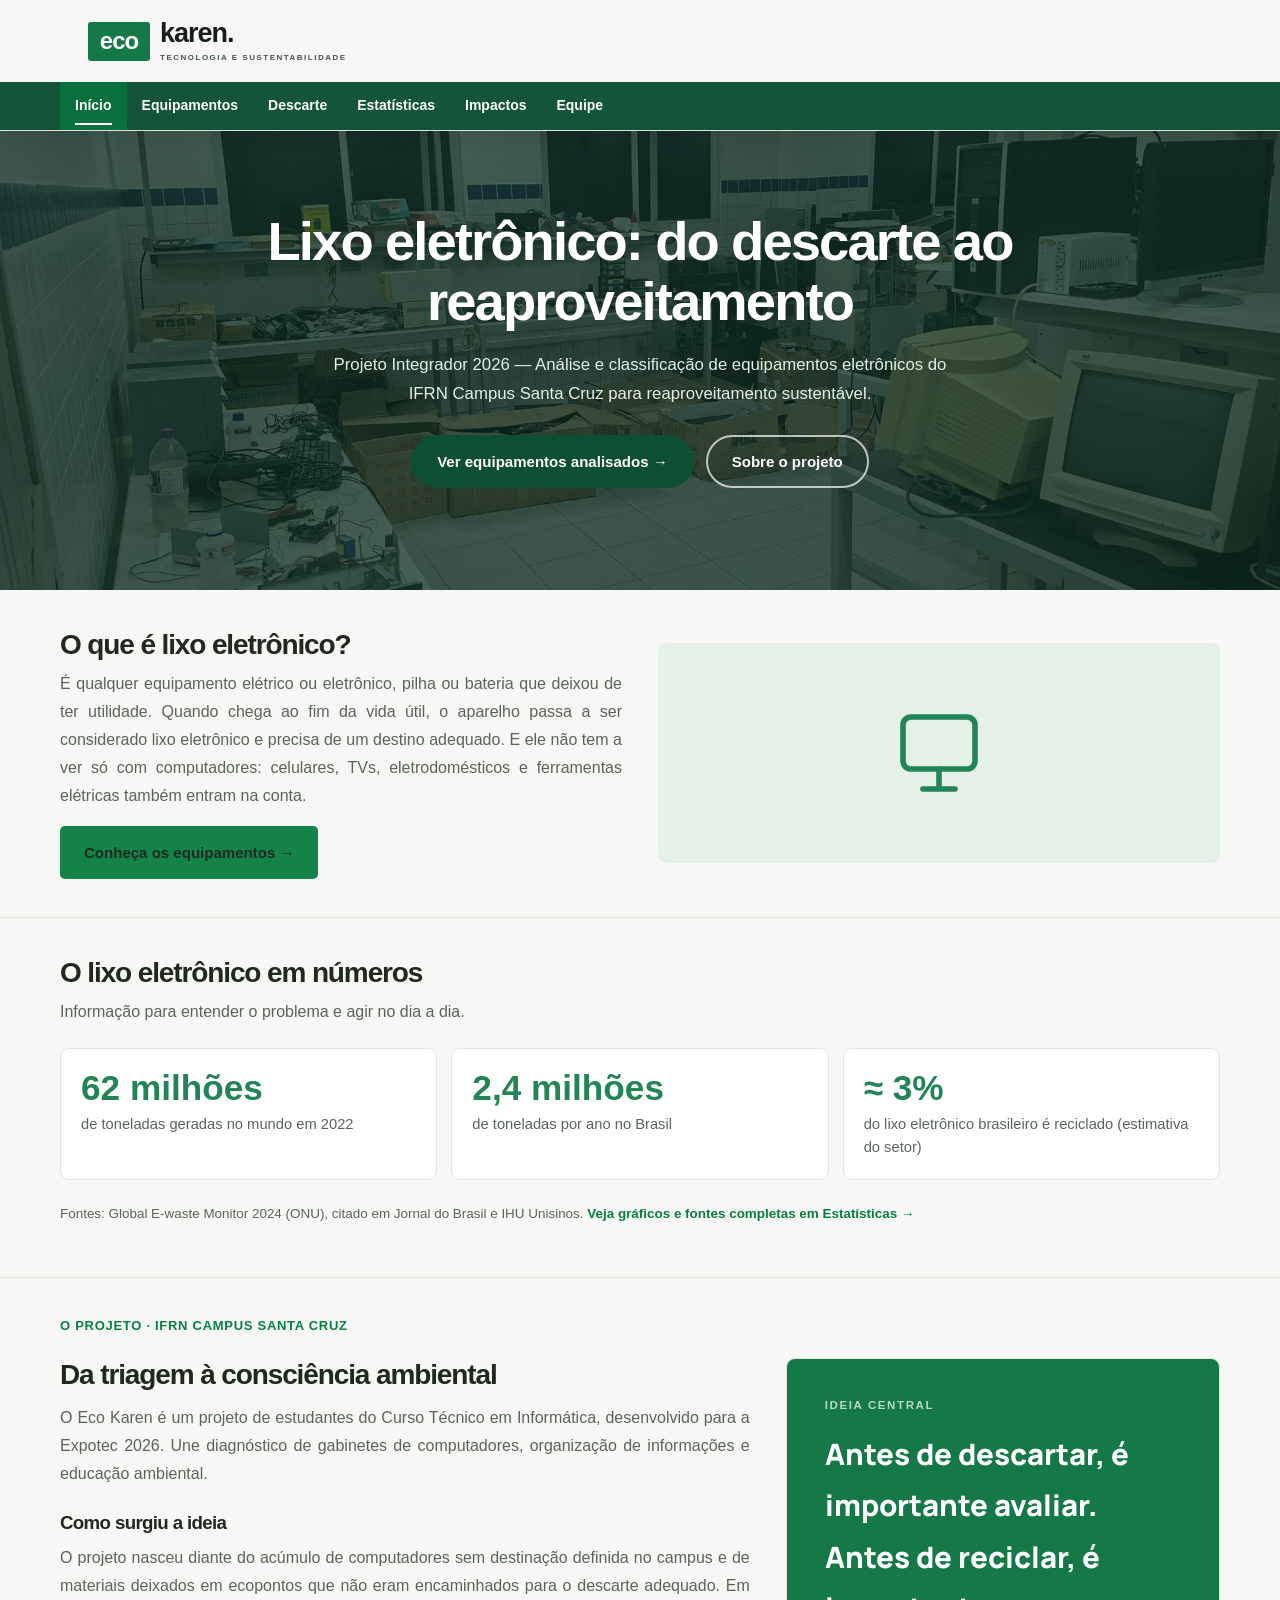
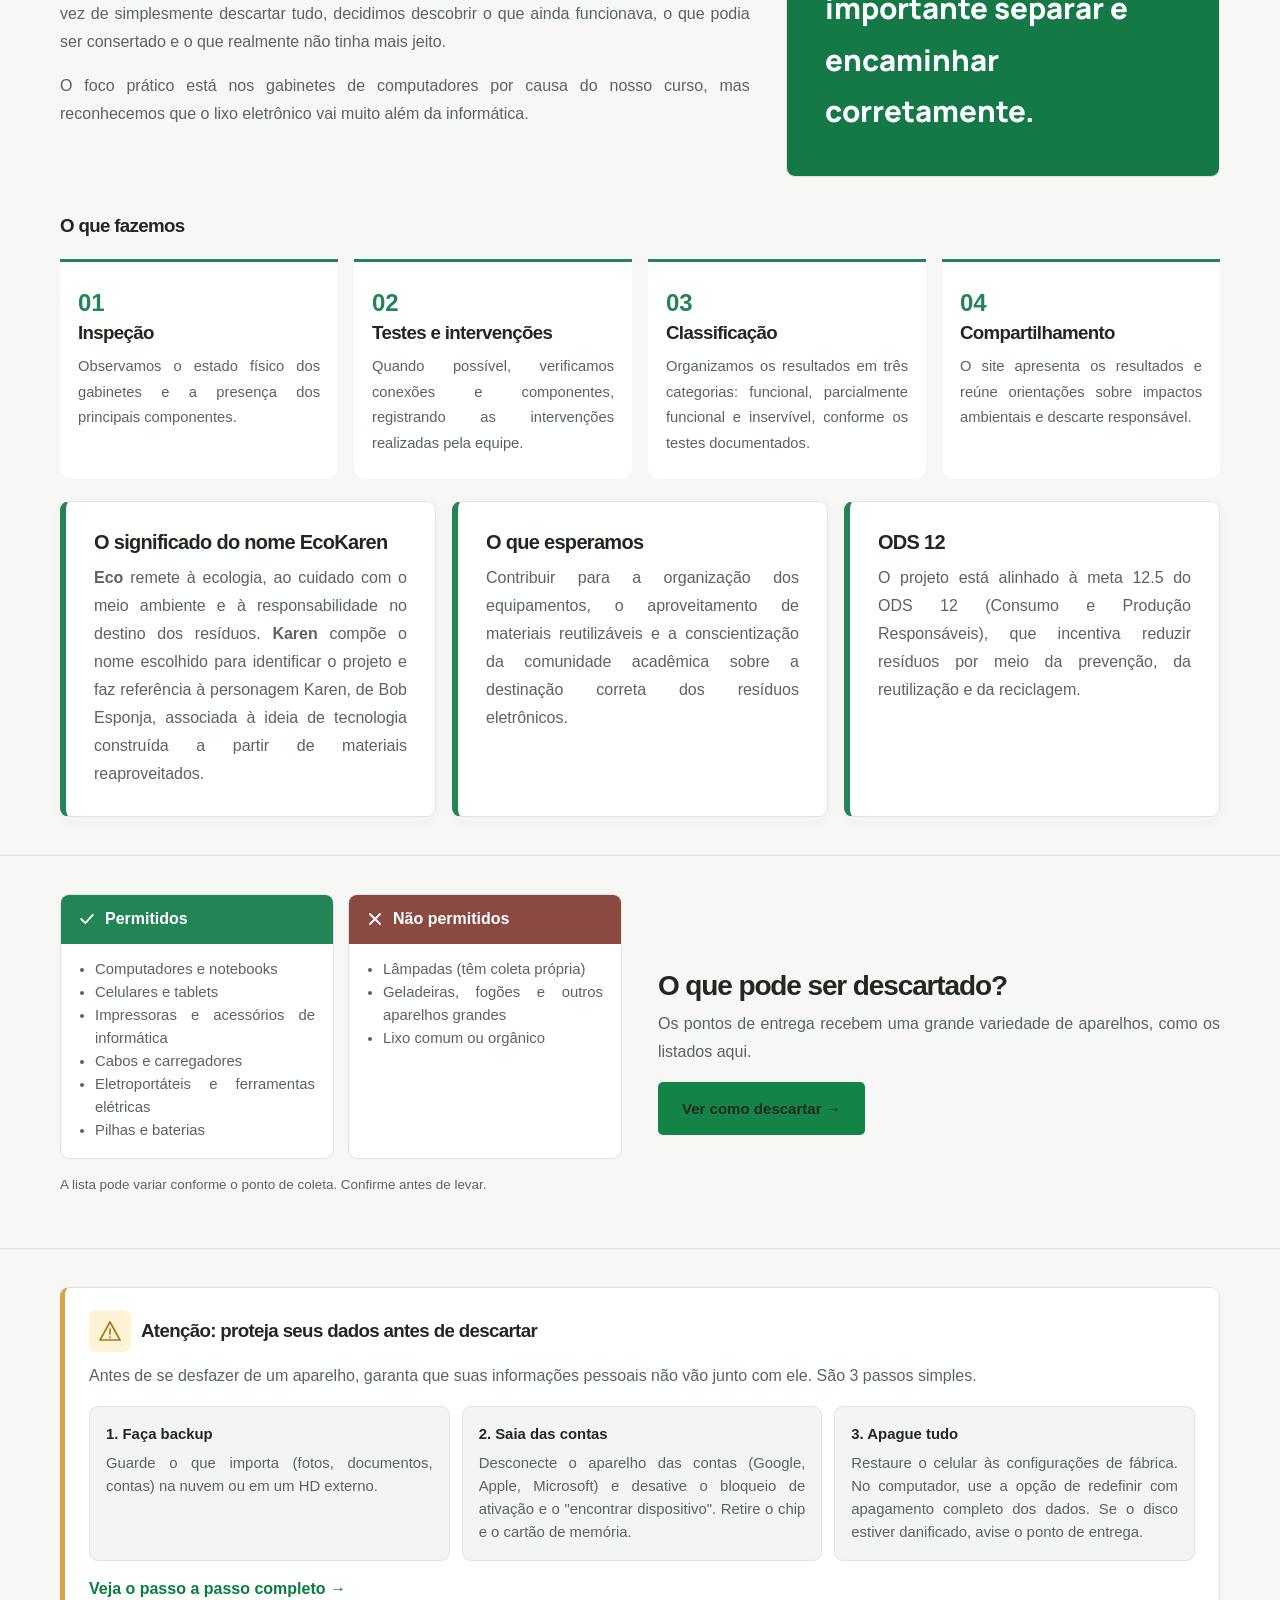
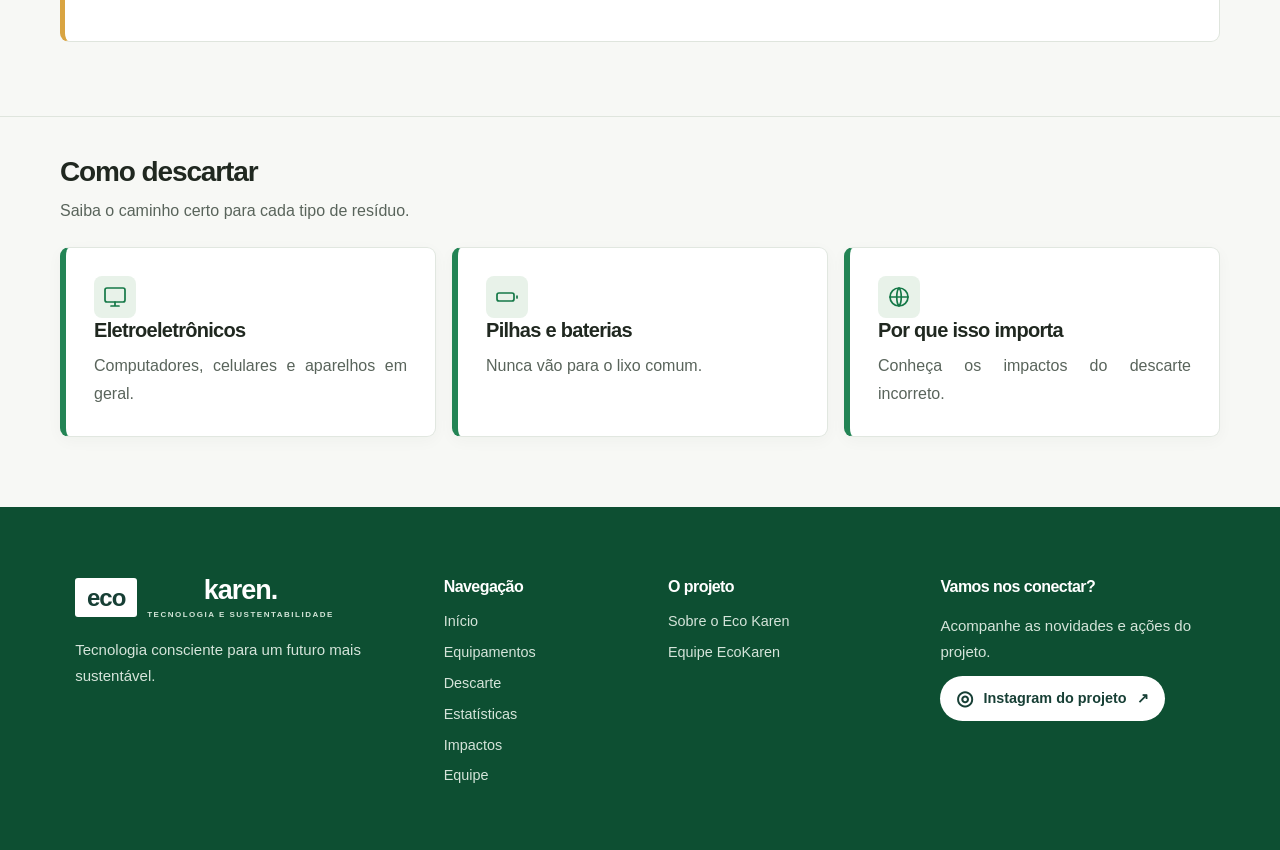
<file: index.html>
<!DOCTYPE html>
<html lang="pt-br">

<head>
  <meta charset="UTF-8">
  <meta name="viewport" content="width=device-width, initial-scale=1.0">
  <meta name="theme-color" content="#173F35">
  <title>Início | Eco Karen</title>
  <link rel="stylesheet" href="css/style.css">
</head>

<body>

  <header class="site-header">
    <div class="topbar">
      <a class="brand" href="index.html" aria-label="Eco Karen — início"><span class="brand-eco">eco</span><span
          class="brand-name">karen.<small>TECNOLOGIA E SUSTENTABILIDADE</small></span></a>
    </div>
    <button class="menu-toggle" type="button" aria-expanded="false"
      aria-controls="menu-principal"><span></span><span></span><span></span><span class="sr-only">Abrir
        menu</span></button>
    <nav id="menu-principal" class="menu" aria-label="Navegação principal">
      <a href="index.html">Início</a><a href="equipamentos.html">Equipamentos</a><a href="descarte.html">Descarte</a><a
        href="estatisticas.html">Estatísticas</a><a href="impactos.html">Impactos</a><a href="equipe.html">Equipe</a>
    </nav>
  </header>

  <section class="hero-ini" aria-label="Apresentação do Eco Karen">
    <div class="hero-ini-in">
      <h1>Lixo eletrônico: do descarte ao reaproveitamento</h1>
      <p>Projeto Integrador 2026 — Análise e classificação de equipamentos eletrônicos do IFRN Campus Santa Cruz para
        reaproveitamento sustentável.</p>
      <div class="hero-ini-btns"><a class="btn" href="equipamentos.html">Ver equipamentos analisados →</a><a
          class="btn o" href="#projeto">Sobre o projeto</a></div>
    </div>
  </section>

  <section class="faixa">
    <div class="miolo dois">
      <div class="dois-texto">
        <h2>O que é lixo eletrônico?</h2>
        <p>É qualquer equipamento elétrico ou eletrônico, pilha ou bateria que deixou de ter utilidade. Quando chega ao
          fim da vida útil, o aparelho passa a ser considerado lixo eletrônico e precisa de um destino adequado. E ele
          não tem a ver só com computadores: celulares, TVs, eletrodomésticos e ferramentas elétricas também entram na
          conta.</p>
        <a class="btn" href="equipamentos.html">Conheça os equipamentos →</a>
      </div>
      <div class="dois-img" aria-hidden="true"><svg viewBox="0 0 24 24">
          <rect x="3" y="3" width="18" height="13" rx="2"></rect>
          <path d="M8 21h8M12 16v5"></path>
        </svg></div>
    </div>
  </section>

  <section class="faixa">
    <div class="miolo">
      <h2>O lixo eletrônico em números</h2>
      <p class="sub">Informação para entender o problema e agir no dia a dia.</p>
      <div class="numeros">
        <div class="num"><strong>62 milhões</strong><span>de toneladas geradas no mundo em 2022</span></div>
        <div class="num"><strong>2,4 milhões</strong><span>de toneladas por ano no Brasil</span></div>
        <div class="num"><strong>≈ 3%</strong><span>do lixo eletrônico brasileiro é reciclado (estimativa do
            setor)</span></div>
      </div>
      <p class="fonte">Fontes: Global E-waste Monitor 2024 (ONU), citado em Jornal do Brasil e IHU Unisinos. <a
          class="link-seta" href="estatisticas.html">Veja gráficos e fontes completas em Estatísticas →</a></p>
    </div>
  </section>

  <section class="faixa" id="projeto">
    <div class="miolo">
      <span class="eyebrow">O PROJETO · IFRN CAMPUS SANTA CRUZ</span>
      <div class="proj-intro">
        <div class="proj-historia">
          <h2>Da triagem à consciência ambiental</h2>
          <p class="sub">O Eco Karen é um projeto de estudantes do Curso Técnico em Informática, desenvolvido para a
            Expotec 2026. Une diagnóstico de gabinetes de computadores, organização de informações e educação ambiental.
          </p>
          <h3>Como surgiu a ideia</h3>
          <p>O projeto nasceu diante do acúmulo de computadores sem destinação definida no campus e de materiais
            deixados em ecopontos que não eram encaminhados para o descarte adequado. Em vez de simplesmente descartar
            tudo, decidimos descobrir o que ainda funcionava, o que podia ser consertado e o que realmente não tinha
            mais jeito.</p>
          <p>O foco prático está nos gabinetes de computadores por causa do nosso curso, mas reconhecemos que o lixo
            eletrônico vai muito além da informática.</p>
        </div>
        <div class="projeto-citacao"><span>IDEIA CENTRAL</span>
          <p>Antes de descartar, é importante avaliar. Antes de reciclar, é importante separar e encaminhar
            corretamente.</p>
        </div>
      </div>

      <h3>O que fazemos</h3>
      <div class="passos-projeto">
        <article><span>01</span>
          <h3>Inspeção</h3>
          <p>Observamos o estado físico dos gabinetes e a presença dos principais componentes.</p>
        </article>
        <article><span>02</span>
          <h3>Testes e intervenções</h3>
          <p>Quando possível, verificamos conexões e componentes, registrando as intervenções realizadas pela equipe.
          </p>
        </article>
        <article><span>03</span>
          <h3>Classificação</h3>
          <p>Organizamos os resultados em três categorias: funcional, parcialmente funcional e inservível, conforme os
            testes documentados.</p>
        </article>
        <article><span>04</span>
          <h3>Compartilhamento</h3>
          <p>O site apresenta os resultados e reúne orientações sobre impactos ambientais e descarte responsável.</p>
        </article>
      </div>

      <div class="grid proj-cards">
        <div class="card">
          <h3>O significado do nome EcoKaren</h3>
          <p><strong>Eco</strong> remete à ecologia, ao cuidado com o meio ambiente e à responsabilidade no destino dos
            resíduos. <strong>Karen</strong> compõe o nome escolhido para identificar o projeto e faz referência à
            personagem Karen, de Bob Esponja, associada à ideia de tecnologia construída a partir de materiais
            reaproveitados.</p>
        </div>
        <div class="card">
          <h3>O que esperamos</h3>
          <p>Contribuir para a organização dos equipamentos, o aproveitamento de materiais reutilizáveis e a
            conscientização da comunidade acadêmica sobre a destinação correta dos resíduos eletrônicos.</p>
        </div>
        <div class="card">
          <h3>ODS 12</h3>
          <p>O projeto está alinhado à meta 12.5 do ODS 12 (Consumo e Produção Responsáveis), que incentiva reduzir
            resíduos por meio da prevenção, da reutilização e da reciclagem.</p>
        </div>
      </div>
    </div>
  </section>

  <section class="faixa">
    <div class="miolo dois inverso">
      <div class="permit-wrap">
        <div class="permit">
          <div class="col sim">
            <div class="cab"><svg viewBox="0 0 24 24" aria-hidden="true">
                <path d="M5 12l5 5 9-10" />
              </svg> Permitidos</div>
            <ul>
              <li>Computadores e notebooks</li>
              <li>Celulares e tablets</li>
              <li>Impressoras e acessórios de informática</li>
              <li>Cabos e carregadores</li>
              <li>Eletroportáteis e ferramentas elétricas</li>
              <li>Pilhas e baterias</li>
            </ul>
          </div>
          <div class="col nao">
            <div class="cab"><svg viewBox="0 0 24 24" aria-hidden="true">
                <path d="M6 6l12 12M18 6L6 18" />
              </svg> Não permitidos</div>
            <ul>
              <li>Lâmpadas (têm coleta própria)</li>
              <li>Geladeiras, fogões e outros aparelhos grandes</li>
              <li>Lixo comum ou orgânico</li>
            </ul>
          </div>
        </div>
        <p class="fonte">A lista pode variar conforme o ponto de coleta. Confirme antes de levar.</p>
      </div>
      <div class="dois-texto">
        <h2>O que pode ser descartado?</h2>
        <p>Os pontos de entrega recebem uma grande variedade de aparelhos, como os listados aqui.</p>
        <a class="btn" href="descarte.html">Ver como descartar →</a>
      </div>
    </div>
  </section>

  <section class="faixa">
    <div class="miolo">
      <div class="alerta">
        <h3><svg viewBox="0 0 24 24" aria-hidden="true" class="ic">
            <path d="M12 3l10 18H2z" />
            <path d="M12 10v5M12 18v.5" />
          </svg> Atenção: proteja seus dados antes de descartar</h3>
        <p>Antes de se desfazer de um aparelho, garanta que suas informações pessoais não vão junto com ele. São 3
          passos simples.</p>
        <div class="passos">
          <div class="passo"><b>1. Faça backup</b>Guarde o que importa (fotos, documentos, contas) na nuvem ou em um HD
            externo.</div>
          <div class="passo"><b>2. Saia das contas</b>Desconecte o aparelho das contas (Google, Apple, Microsoft) e
            desative o bloqueio de ativação e o "encontrar dispositivo". Retire o chip e o cartão de memória.</div>
          <div class="passo"><b>3. Apague tudo</b>Restaure o celular às configurações de fábrica. No computador, use a
            opção de redefinir com apagamento completo dos dados. Se o disco estiver danificado, avise o ponto de
            entrega.</div>
        </div>
        <p style="margin-top:14px"><a class="link-seta" href="descarte.html">Veja o passo a passo completo →</a></p>
      </div>
    </div>
  </section>

  <section class="faixa">
    <div class="miolo">
      <h2>Como descartar</h2>
      <p class="sub">Saiba o caminho certo para cada tipo de resíduo.</p>
      <div class="grid">
        <a class="card atalho" href="descarte.html">
          <div class="ico"><svg viewBox="0 0 24 24" aria-hidden="true">
              <rect x="2" y="3" width="20" height="14" rx="2" />
              <path d="M8 21h8M12 17v4" />
            </svg></div>
          <h3>Eletroeletrônicos</h3>
          <p>Computadores, celulares e aparelhos em geral.</p>
        </a>
        <a class="card atalho" href="descarte.html">
          <div class="ico"><svg viewBox="0 0 24 24" aria-hidden="true">
              <rect x="2" y="8" width="17" height="8" rx="2" />
              <path d="M22 11v2" />
            </svg></div>
          <h3>Pilhas e baterias</h3>
          <p>Nunca vão para o lixo comum.</p>
        </a>
        <a class="card atalho" href="impactos.html">
          <div class="ico"><svg viewBox="0 0 24 24" aria-hidden="true">
              <circle cx="12" cy="12" r="9" />
              <path d="M3 12h18M12 3c3 3 3 15 0 18M12 3c-3 3-3 15 0 18" />
            </svg></div>
          <h3>Por que isso importa</h3>
          <p>Conheça os impactos do descarte incorreto.</p>
        </a>
      </div>
    </div>
  </section>

  <footer class="rodape">
    <div class="rodape-in">
      <div class="rodape-marca">
        <a class="brand rodape-brand" href="index.html" aria-label="Eco Karen — início"><span
            class="brand-eco">eco</span><span class="brand-name">karen.<small>TECNOLOGIA E
              SUSTENTABILIDADE</small></span></a>
        <p>Tecnologia consciente para um futuro mais sustentável.</p>
      </div>
      <div class="rodape-coluna">
        <h2>Navegação</h2>
        <a href="index.html">Início</a><a href="equipamentos.html">Equipamentos</a><a
          href="descarte.html">Descarte</a><a href="estatisticas.html">Estatísticas</a><a
          href="impactos.html">Impactos</a><a href="equipe.html">Equipe</a>
      </div>
      <div class="rodape-coluna">
        <h2>O projeto</h2>
        <a href="index.html#projeto">Sobre o Eco Karen</a><a href="equipe.html">Equipe EcoKaren</a>
      </div>
      <div class="rodape-social">
        <h2>Vamos nos conectar?</h2>
        <p>Acompanhe as novidades e ações do projeto.</p>
        <a class="instagram-link" href="https://www.instagram.com/ecokaren_/" target="_blank"
          rel="noopener noreferrer"><span class="instagram-icone" aria-hidden="true">◎</span> Instagram do projeto <span
            aria-hidden="true">↗</span></a>
      </div>
    </div>
  </footer>

  <script src="js/script.js"></script>
</body>

</html>
</file>
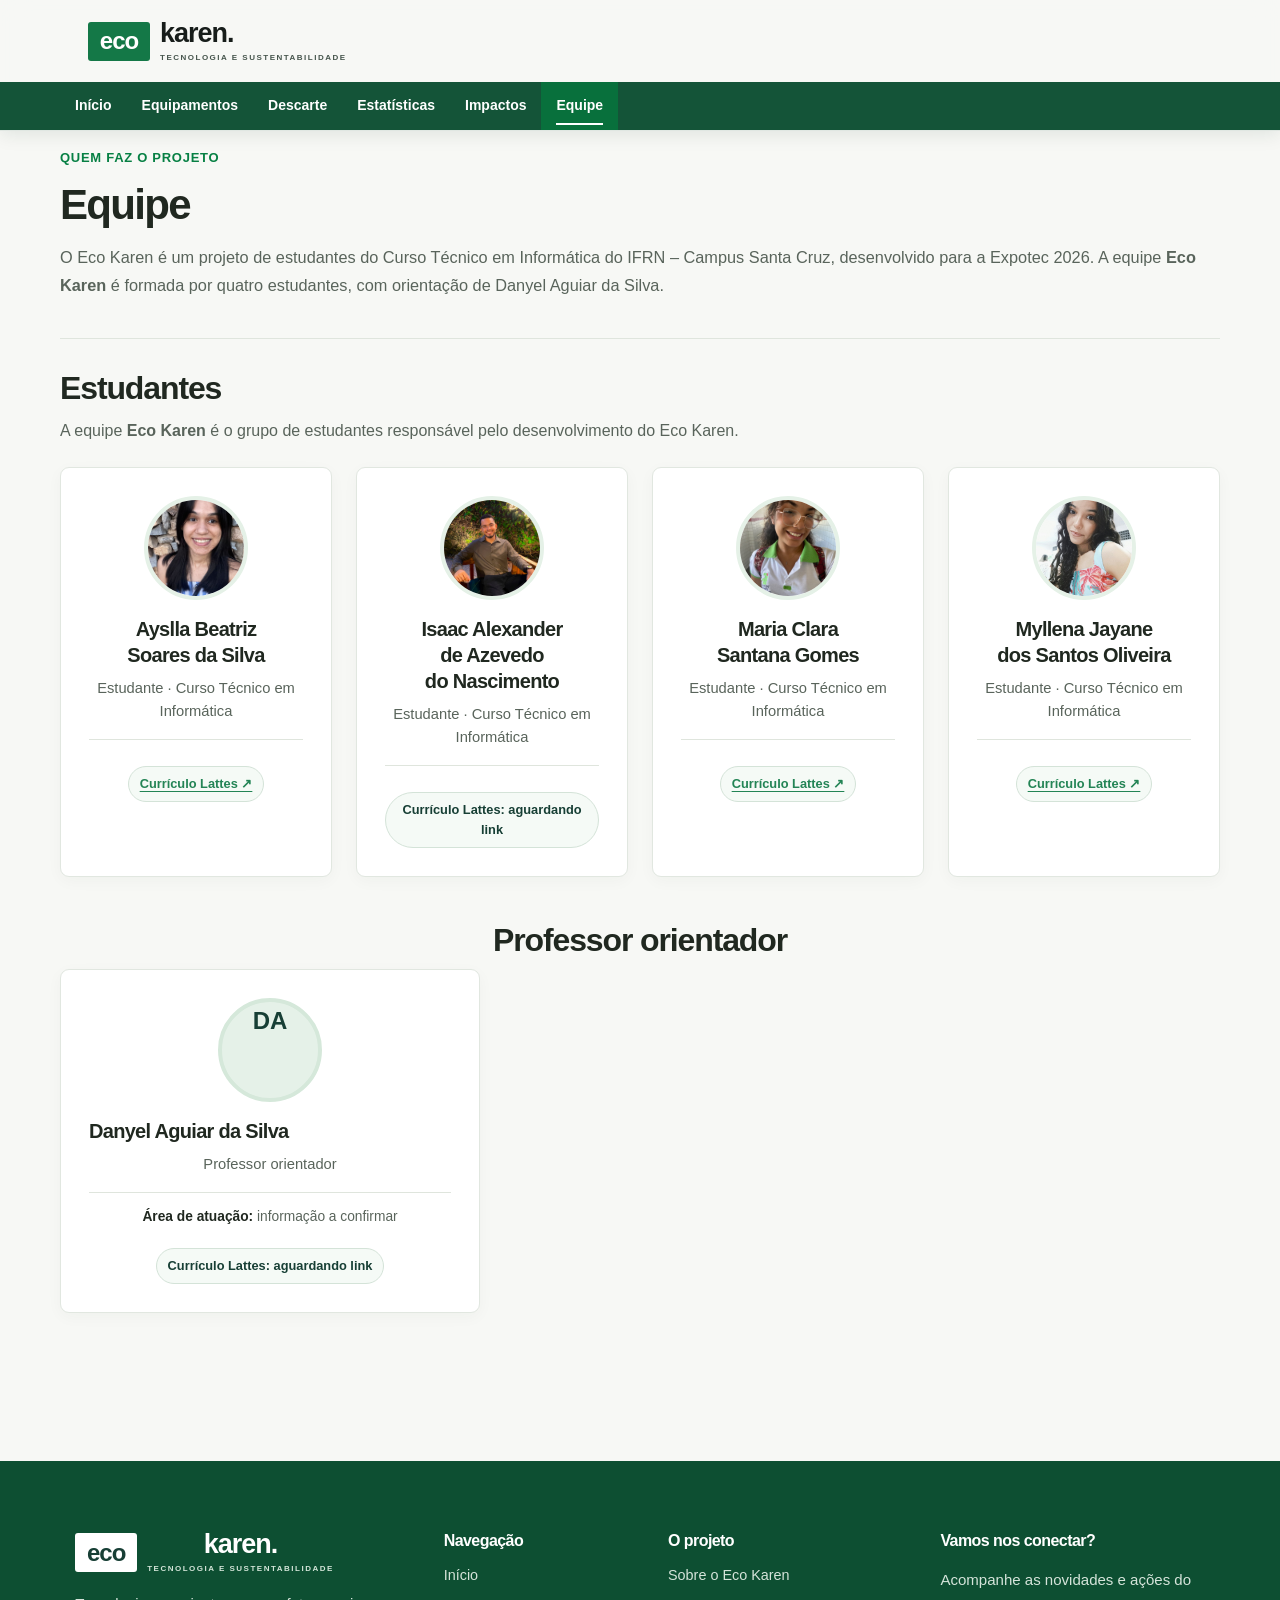
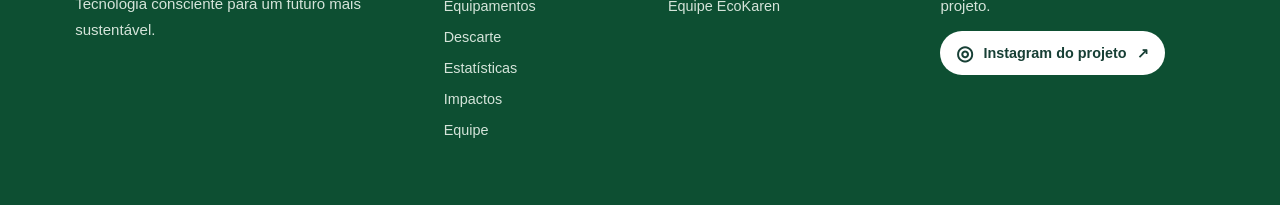
<file: equipe.html>
<!DOCTYPE html>
<html lang="pt-br">

<head>
  <meta charset="UTF-8">
  <meta name="viewport" content="width=device-width, initial-scale=1.0">
  <meta name="theme-color" content="#173F35">
  <title>Equipe | Eco Karen</title>
  <link rel="stylesheet" href="css/style.css">
</head>

<body>

  <header class="site-header">
    <div class="topbar">
      <a class="brand" href="index.html" aria-label="Eco Karen — início"><span class="brand-eco">eco</span><span
          class="brand-name">karen.<small>TECNOLOGIA E SUSTENTABILIDADE</small></span></a>
    </div>
    <button class="menu-toggle" type="button" aria-expanded="false"
      aria-controls="menu-principal"><span></span><span></span><span></span><span class="sr-only">Abrir
        menu</span></button>
    <nav id="menu-principal" class="menu" aria-label="Navegação principal">
      <a href="index.html">Início</a><a href="equipamentos.html">Equipamentos</a><a href="descarte.html">Descarte</a><a
        href="estatisticas.html">Estatísticas</a><a href="impactos.html">Impactos</a><a href="equipe.html">Equipe</a>
    </nav>
  </header>

  <main class="pagina">
    <section class="secao-titulo">
      <span class="eyebrow">QUEM FAZ O PROJETO</span>
      <h1 class="titulo-pagina">Equipe</h1>
      <p>O Eco Karen é um projeto de estudantes do Curso Técnico em Informática do IFRN – Campus Santa Cruz,
        desenvolvido para a Expotec 2026. A equipe <strong>Eco Karen</strong> é formada por quatro estudantes, com
        orientação de Danyel Aguiar da Silva.</p>
    </section>

    <section class="bloco">
      <h2>Estudantes</h2>
      <p class="sub">A equipe <strong>Eco Karen</strong> é o grupo de estudantes responsável pelo desenvolvimento do Eco
        Karen.</p>
      <div class="grade grade-4">
        <article class="card pessoa">
          <img src="img/ft_ayslla (3).jpg" alt="Foto de Ayslla Beatriz" class="avatar-foto">
          <h3>Ayslla Beatriz Soares da Silva</h3>
          <div class="funcao">Estudante · Curso Técnico em Informática</div>
          <div class="pessoa-dados">

            <div class="pessoa-links"><a href="http://lattes.cnpq.br/8628300784163844" target="_blank"
                rel="noopener noreferrer">Currículo Lattes ↗</a></div>
          </div>
        </article>
        <article class="card pessoa">
          <img src="img/ft_isaac.jpg" alt="Foto de Isaac Alexander" class="avatar-foto">
          <h3>Isaac Alexander de Azevedo do Nascimento</h3>
          <div class="funcao">Estudante · Curso Técnico em Informática</div>
          <div class="pessoa-dados">

            <div class="pessoa-links"><span>Currículo Lattes: aguardando link</span></div>
          </div>
        </article>
        <article class="card pessoa">
          <img src="img/ft_clara.jpg" alt="Foto de Maria Clara Santana" class="avatar-foto">
          <h3>Maria Clara Santana Gomes</h3>
          <div class="funcao">Estudante · Curso Técnico em Informática</div>
          <div class="pessoa-dados">

            <div class="pessoa-links"><a href="http://lattes.cnpq.br/9465129180259278" target="_blank"
                rel="noopener noreferrer">Currículo Lattes ↗</a></div>
          </div>
        </article>
        <article class="card pessoa">
          <img src="img/ft_myllena.jpg" alt="Foto de Myllena Jayane" class="avatar-foto">
          <h3>Myllena Jayane dos Santos Oliveira</h3>
          <div class="funcao">Estudante · Curso Técnico em Informática</div>
          <div class="pessoa-dados">

            <div class="pessoa-links"><a href="http://lattes.cnpq.br/7438753408334274" target="_blank"
                rel="noopener noreferrer">Currículo Lattes ↗</a></div>
          </div>
        </article>
      </div>
    </section>

    <section class="bloco orientacao-bloco">
      <h2>Professor orientador</h2>
      <div class="grade grade-1">
        <article class="card pessoa pessoa-orientador">
          <div class="pessoa-iniciais" aria-hidden="true">DA</div>
          <h3>Danyel Aguiar da Silva</h3>
          <div class="funcao">Professor orientador</div>
          <div class="pessoa-dados">
            <div class="pessoa-dado"><strong>Área de atuação:</strong> informação a confirmar</div>
            <div class="pessoa-links"><span>Currículo Lattes: aguardando link</span>
            </div>
        </article>
      </div>
    </section>
  </main>

  <footer class="rodape">
    <div class="rodape-in">
      <div class="rodape-marca">
        <a class="brand rodape-brand" href="index.html" aria-label="Eco Karen — início"><span
            class="brand-eco">eco</span><span class="brand-name">karen.<small>TECNOLOGIA E
              SUSTENTABILIDADE</small></span></a>
        <p>Tecnologia consciente para um futuro mais sustentável.</p>
      </div>
      <div class="rodape-coluna">
        <h2>Navegação</h2>
        <a href="index.html">Início</a><a href="equipamentos.html">Equipamentos</a><a
          href="descarte.html">Descarte</a><a href="estatisticas.html">Estatísticas</a><a
          href="impactos.html">Impactos</a><a href="equipe.html">Equipe</a>
      </div>
      <div class="rodape-coluna">
        <h2>O projeto</h2>
        <a href="index.html#projeto">Sobre o Eco Karen</a><a href="equipe.html">Equipe EcoKaren</a>
      </div>
      <div class="rodape-social">
        <h2>Vamos nos conectar?</h2>
        <p>Acompanhe as novidades e ações do projeto.</p>
        <a class="instagram-link" href="https://www.instagram.com/ecokaren_/" target="_blank"
          rel="noopener noreferrer"><span class="instagram-icone" aria-hidden="true">◎</span> Instagram do projeto <span
            aria-hidden="true">↗</span></a>
      </div>
    </div>
  </footer>

  <script src="js/script.js"></script>
</body>

</html>
</file>
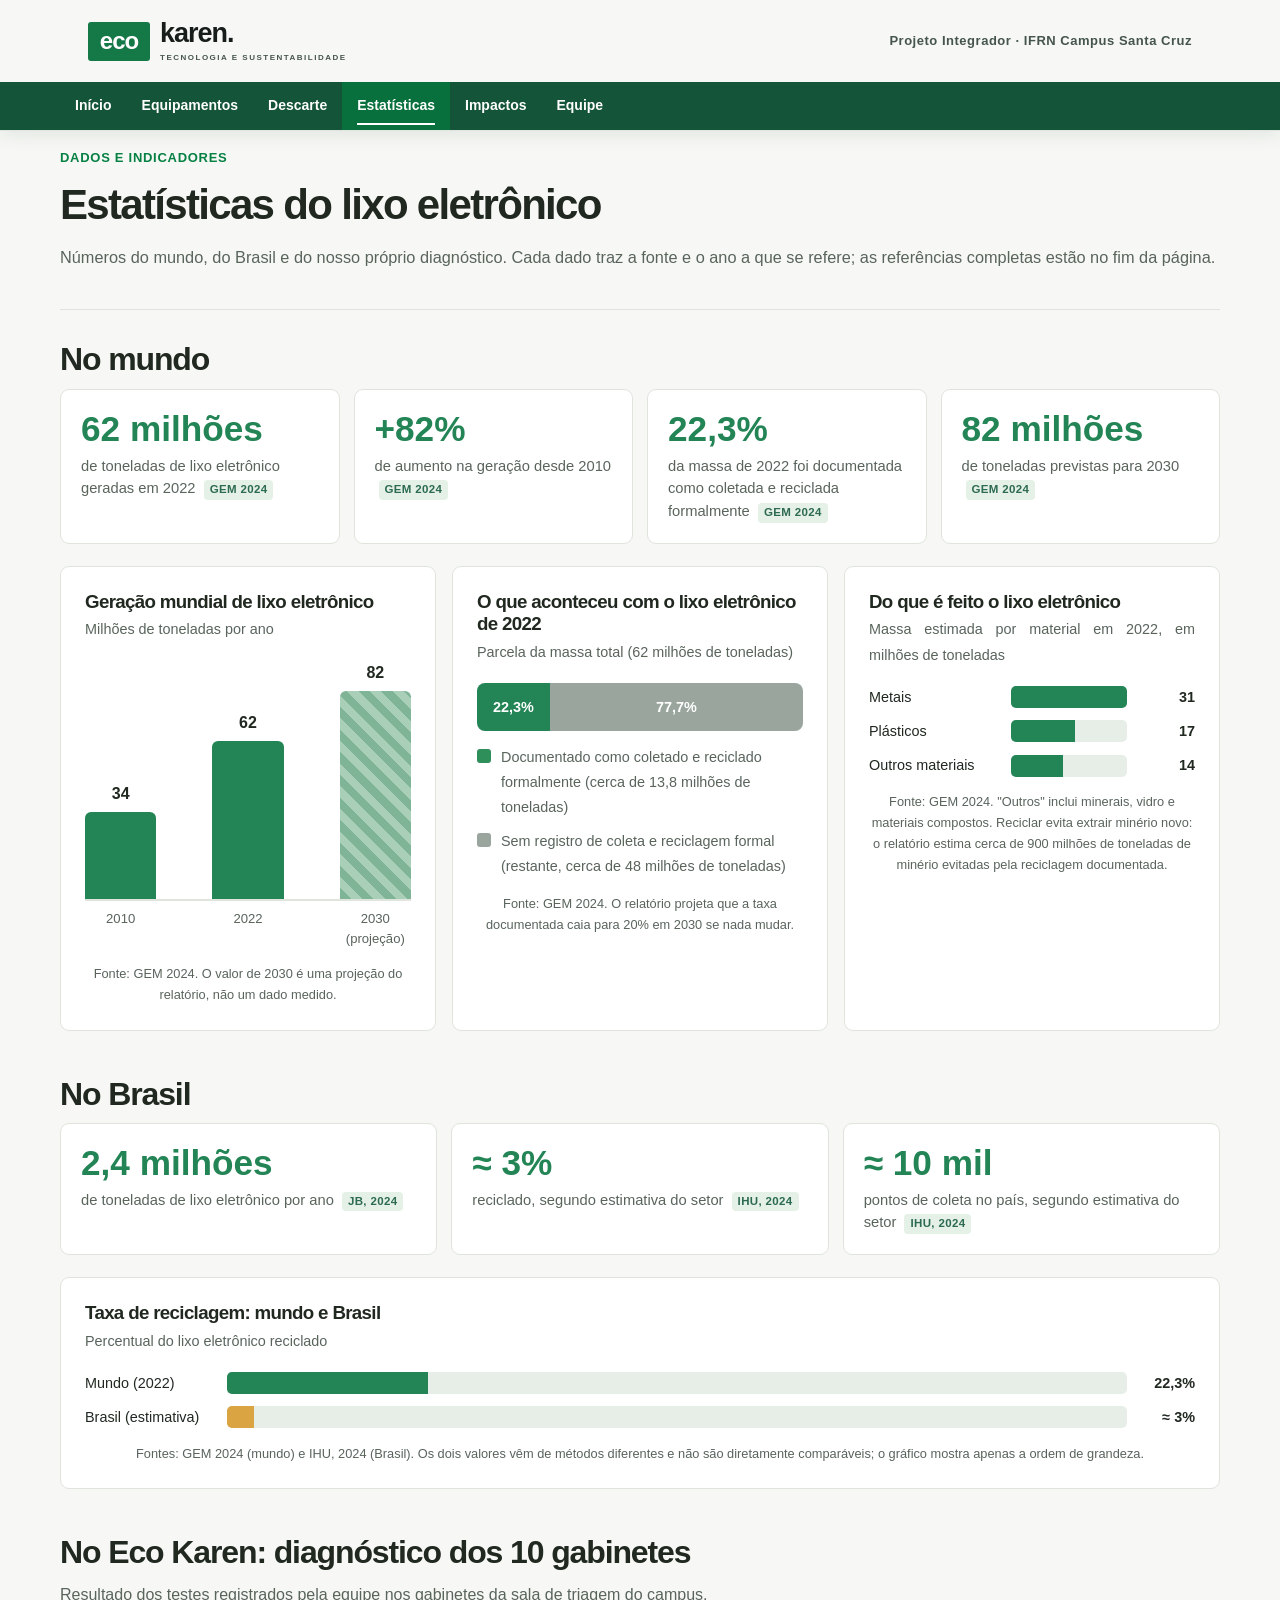
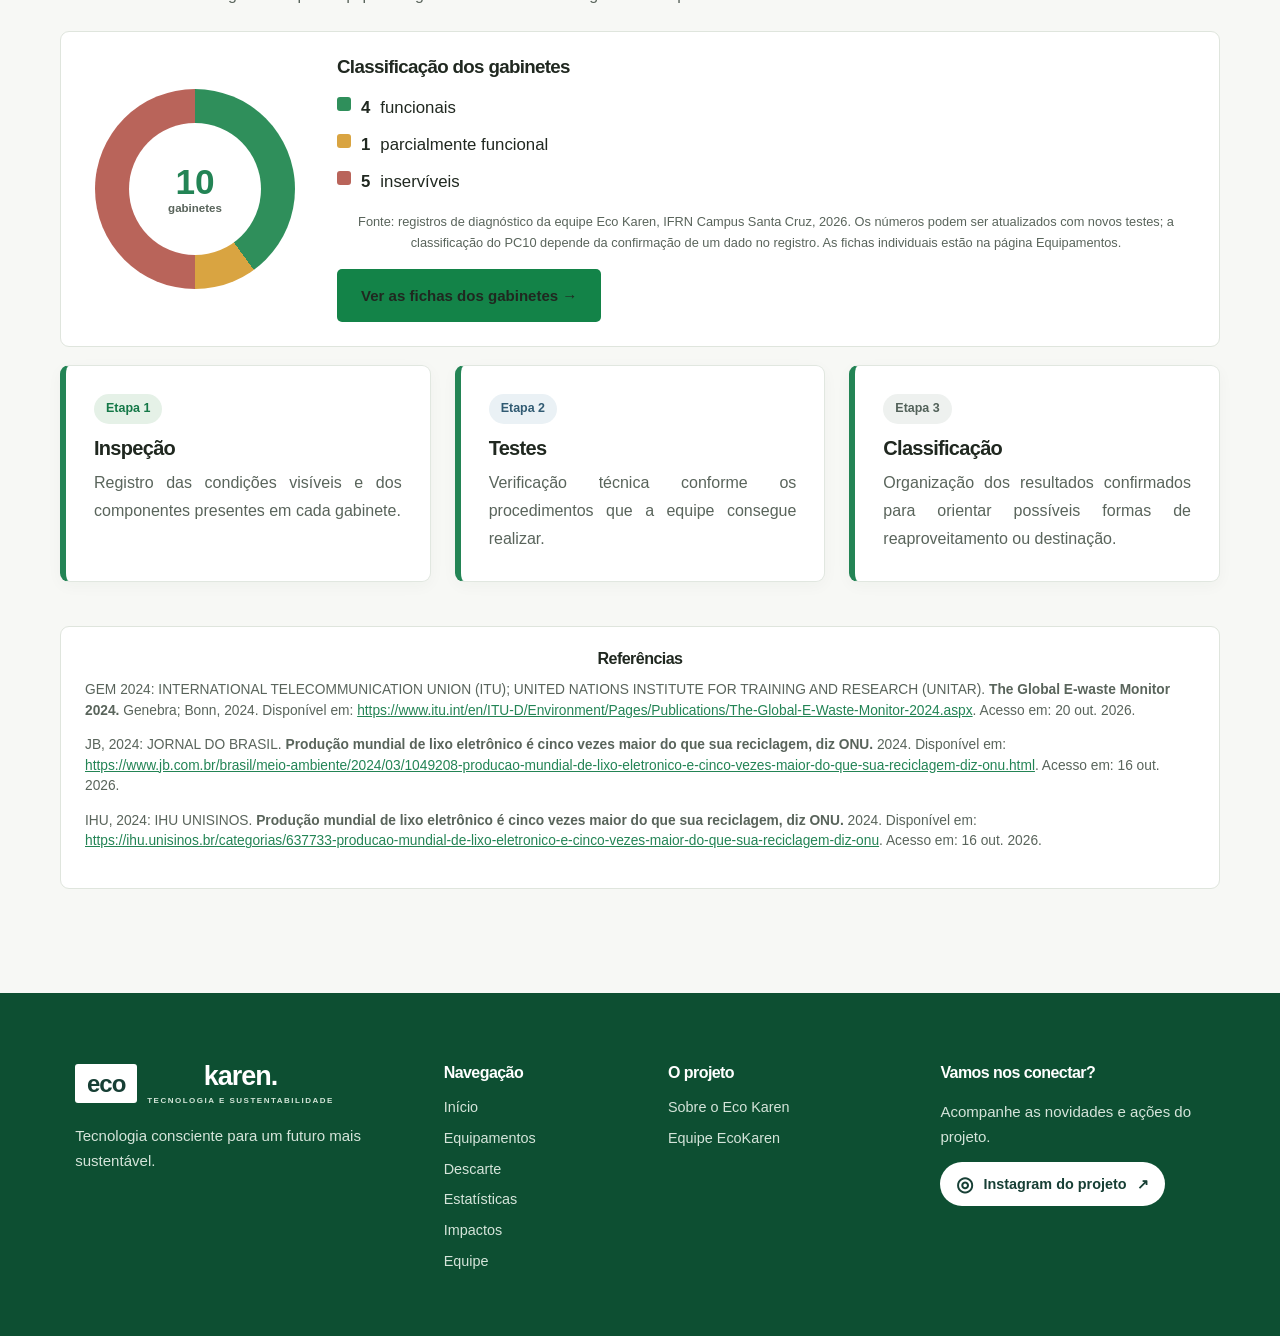
<file: estatisticas.html>
<!DOCTYPE html>
<html lang="pt-br">

<head>
  <meta charset="UTF-8">
  <meta name="viewport" content="width=device-width, initial-scale=1.0">
  <meta name="theme-color" content="#173F35">
  <title>Estatísticas | Eco Karen</title>
  <link rel="stylesheet" href="css/style.css">
</head>

<body>

  <header class="site-header">
    <div class="topbar">
      <a class="brand" href="index.html" aria-label="Eco Karen — início"><span class="brand-eco">eco</span><span
          class="brand-name">karen.<small>TECNOLOGIA E SUSTENTABILIDADE</small></span></a>
      <span class="topbar-info">Projeto Integrador · IFRN Campus Santa Cruz</span>
    </div>
    <button class="menu-toggle" type="button" aria-expanded="false"
      aria-controls="menu-principal"><span></span><span></span><span></span><span class="sr-only">Abrir
        menu</span></button>
    <nav id="menu-principal" class="menu" aria-label="Navegação principal">
      <a href="index.html">Início</a><a href="equipamentos.html">Equipamentos</a><a href="descarte.html">Descarte</a><a
        href="estatisticas.html">Estatísticas</a><a href="impactos.html">Impactos</a><a href="equipe.html">Equipe</a>
    </nav>
  </header>

  <main class="pagina">
    <section class="secao-titulo">
      <span class="eyebrow">DADOS E INDICADORES</span>
      <h1 class="titulo-pagina">Estatísticas do lixo eletrônico</h1>
      <p>Números do mundo, do Brasil e do nosso próprio diagnóstico. Cada dado traz a fonte e o ano a que se refere; as
        referências completas estão no fim da página.</p>
    </section>

    <section class="bloco">
      <h2>No mundo</h2>
      <div class="numeros">
        <div class="num"><strong>62 milhões</strong><span>de toneladas de lixo eletrônico geradas em 2022 <em
              class="ftag">GEM 2024</em></span></div>
        <div class="num"><strong>+82%</strong><span>de aumento na geração desde 2010 <em class="ftag">GEM
              2024</em></span></div>
        <div class="num"><strong>22,3%</strong><span>da massa de 2022 foi documentada como coletada e reciclada
            formalmente <em class="ftag">GEM 2024</em></span></div>
        <div class="num"><strong>82 milhões</strong><span>de toneladas previstas para 2030 <em class="ftag">GEM
              2024</em></span></div>
      </div>

      <div class="graficos">
        <div class="painel">
          <h3>Geração mundial de lixo eletrônico</h3>
          <p class="painel-sub">Milhões de toneladas por ano</p>
          <div class="col-chart" role="img"
            aria-label="Gráfico de colunas: 34 milhões de toneladas em 2010, 62 em 2022 e 82 previstas em 2030">
            <div class="col-b"><span class="val">34</span>
              <div class="bar" style="--h:41.5"></div>
            </div>
            <div class="col-b"><span class="val">62</span>
              <div class="bar" style="--h:75.6"></div>
            </div>
            <div class="col-b proj"><span class="val">82</span>
              <div class="bar" style="--h:100"></div>
            </div>
          </div>
          <div class="col-legenda"><span>2010</span><span>2022</span><span>2030 (projeção)</span></div>
          <p class="painel-fonte">Fonte: GEM 2024. O valor de 2030 é uma projeção do relatório, não um dado medido.</p>
        </div>

        <div class="painel">
          <h3>O que aconteceu com o lixo eletrônico de 2022</h3>
          <p class="painel-sub">Parcela da massa total (62 milhões de toneladas)</p>
          <div class="stack" role="img"
            aria-label="22,3% documentado como coletado e reciclado formalmente; 77,7% sem esse registro">
            <div class="seg seg-ok" style="flex-basis:22.3%"><b>22,3%</b></div>
            <div class="seg seg-no" style="flex-basis:77.7%"><b>77,7%</b></div>
          </div>
          <ul class="legenda">
            <li><i class="sw sw-ok"></i>Documentado como coletado e reciclado formalmente (cerca de 13,8 milhões de
              toneladas)</li>
            <li><i class="sw sw-no"></i>Sem registro de coleta e reciclagem formal (restante, cerca de 48 milhões de
              toneladas)</li>
          </ul>
          <p class="painel-fonte">Fonte: GEM 2024. O relatório projeta que a taxa documentada caia para 20% em 2030 se
            nada mudar.</p>
        </div>

        <div class="painel">
          <h3>Do que é feito o lixo eletrônico</h3>
          <p class="painel-sub">Massa estimada por material em 2022, em milhões de toneladas</p>
          <div class="hbars" role="img" aria-label="Metais 31, plásticos 17, outros materiais 14 milhões de toneladas">
            <div class="hb"><span class="rot">Metais</span>
              <div class="trk">
                <div class="fill" style="--p:100"></div>
              </div><span class="v">31</span>
            </div>
            <div class="hb"><span class="rot">Plásticos</span>
              <div class="trk">
                <div class="fill" style="--p:54.8"></div>
              </div><span class="v">17</span>
            </div>
            <div class="hb"><span class="rot">Outros materiais</span>
              <div class="trk">
                <div class="fill" style="--p:45.2"></div>
              </div><span class="v">14</span>
            </div>
          </div>
          <p class="painel-fonte">Fonte: GEM 2024. "Outros" inclui minerais, vidro e materiais compostos. Reciclar evita
            extrair minério novo: o relatório estima cerca de 900 milhões de toneladas de minério evitadas pela
            reciclagem documentada.</p>
        </div>
      </div>
    </section>

    <section class="bloco">
      <h2>No Brasil</h2>
      <div class="numeros">
        <div class="num"><strong>2,4 milhões</strong><span>de toneladas de lixo eletrônico por ano <em class="ftag">JB,
              2024</em></span></div>
        <div class="num"><strong>≈ 3%</strong><span>reciclado, segundo estimativa do setor <em class="ftag">IHU,
              2024</em></span></div>
        <div class="num"><strong>≈ 10 mil</strong><span>pontos de coleta no país, segundo estimativa do setor <em
              class="ftag">IHU, 2024</em></span></div>
      </div>
      <div class="graficos um">
        <div class="painel">
          <h3>Taxa de reciclagem: mundo e Brasil</h3>
          <p class="painel-sub">Percentual do lixo eletrônico reciclado</p>
          <div class="hbars" role="img"
            aria-label="Mundo 22,3% (documentado); Brasil cerca de 3% (estimativa do setor)">
            <div class="hb"><span class="rot">Mundo (2022)</span>
              <div class="trk">
                <div class="fill" style="--p:22.3"></div>
              </div><span class="v">22,3%</span>
            </div>
            <div class="hb"><span class="rot">Brasil (estimativa)</span>
              <div class="trk">
                <div class="fill fill-alt" style="--p:3"></div>
              </div><span class="v">≈ 3%</span>
            </div>
          </div>
          <p class="painel-fonte">Fontes: GEM 2024 (mundo) e IHU, 2024 (Brasil). Os dois valores vêm de métodos
            diferentes e não são diretamente comparáveis; o gráfico mostra apenas a ordem de grandeza.</p>
        </div>
      </div>
    </section>

    <section class="bloco">
      <h2>No Eco Karen: diagnóstico dos 10 gabinetes</h2>
      <p class="sub">Resultado dos testes registrados pela equipe nos gabinetes da sala de triagem do campus.</p>
      <div class="painel donut-painel">
        <div class="donut" role="img"
          aria-label="4 funcionais, 1 parcialmente funcional e 5 inservíveis, entre 10 gabinetes">
          <span>10<small>gabinetes</small></span></div>
        <div>
          <h3>Classificação dos gabinetes</h3>
          <ul class="legenda grande">
            <li><i class="sw sw-f"></i><b>4</b> funcionais</li>
            <li><i class="sw sw-p"></i><b>1</b> parcialmente funcional</li>
            <li><i class="sw sw-i"></i><b>5</b> inservíveis</li>
          </ul>
          <p class="painel-fonte">Fonte: registros de diagnóstico da equipe Eco Karen, IFRN Campus Santa Cruz, 2026. Os
            números podem ser atualizados com novos testes; a classificação do PC10 depende da confirmação de um dado no
            registro. As fichas individuais estão na página Equipamentos.</p>
          <a class="btn" href="equipamentos.html">Ver as fichas dos gabinetes →</a>
        </div>
      </div>
      <div class="grade grade-3" style="margin-top:18px">
        <div class="card"><span class="pill pill-verde">Etapa 1</span>
          <h3 style="margin-top:12px">Inspeção</h3>
          <p>Registro das condições visíveis e dos componentes presentes em cada gabinete.</p>
        </div>
        <div class="card"><span class="pill pill-azul">Etapa 2</span>
          <h3 style="margin-top:12px">Testes</h3>
          <p>Verificação técnica conforme os procedimentos que a equipe consegue realizar.</p>
        </div>
        <div class="card"><span class="pill pill-cinza">Etapa 3</span>
          <h3 style="margin-top:12px">Classificação</h3>
          <p>Organização dos resultados confirmados para orientar possíveis formas de reaproveitamento ou destinação.
          </p>
        </div>
      </div>
    </section>

    <div class="refs">
      <h3>Referências</h3>
      <p>GEM 2024: INTERNATIONAL TELECOMMUNICATION UNION (ITU); UNITED NATIONS INSTITUTE FOR TRAINING AND RESEARCH
        (UNITAR). <b>The Global E-waste Monitor 2024.</b> Genebra; Bonn, 2024. Disponível em: <a
          href="https://www.itu.int/en/ITU-D/Environment/Pages/Publications/The-Global-E-Waste-Monitor-2024.aspx">https://www.itu.int/en/ITU-D/Environment/Pages/Publications/The-Global-E-Waste-Monitor-2024.aspx</a>.
        Acesso em: 20 out. 2026.</p>
      <p>JB, 2024: JORNAL DO BRASIL. <b>Produção mundial de lixo eletrônico é cinco vezes maior do que sua reciclagem,
          diz ONU.</b> 2024. Disponível em: <a
          href="https://www.jb.com.br/brasil/meio-ambiente/2024/03/1049208-producao-mundial-de-lixo-eletronico-e-cinco-vezes-maior-do-que-sua-reciclagem-diz-onu.html">https://www.jb.com.br/brasil/meio-ambiente/2024/03/1049208-producao-mundial-de-lixo-eletronico-e-cinco-vezes-maior-do-que-sua-reciclagem-diz-onu.html</a>.
        Acesso em: 16 out. 2026.</p>
      <p>IHU, 2024: IHU UNISINOS. <b>Produção mundial de lixo eletrônico é cinco vezes maior do que sua reciclagem, diz
          ONU.</b> 2024. Disponível em: <a
          href="https://ihu.unisinos.br/categorias/637733-producao-mundial-de-lixo-eletronico-e-cinco-vezes-maior-do-que-sua-reciclagem-diz-onu">https://ihu.unisinos.br/categorias/637733-producao-mundial-de-lixo-eletronico-e-cinco-vezes-maior-do-que-sua-reciclagem-diz-onu</a>.
        Acesso em: 16 out. 2026.</p>
    </div>
  </main>

  <footer class="rodape">
    <div class="rodape-in">
      <div class="rodape-marca">
        <a class="brand rodape-brand" href="index.html" aria-label="Eco Karen — início"><span
            class="brand-eco">eco</span><span class="brand-name">karen.<small>TECNOLOGIA E
              SUSTENTABILIDADE</small></span></a>
        <p>Tecnologia consciente para um futuro mais sustentável.</p>
      </div>
      <div class="rodape-coluna">
        <h2>Navegação</h2>
        <a href="index.html">Início</a><a href="equipamentos.html">Equipamentos</a><a
          href="descarte.html">Descarte</a><a href="estatisticas.html">Estatísticas</a><a
          href="impactos.html">Impactos</a><a href="equipe.html">Equipe</a>
      </div>
      <div class="rodape-coluna">
        <h2>O projeto</h2>
        <a href="index.html#projeto">Sobre o Eco Karen</a><a href="equipe.html">Equipe EcoKaren</a>
      </div>
      <div class="rodape-social">
        <h2>Vamos nos conectar?</h2>
        <p>Acompanhe as novidades e ações do projeto.</p>
        <a class="instagram-link" href="https://www.instagram.com/ecokaren_/" target="_blank"
          rel="noopener noreferrer"><span class="instagram-icone" aria-hidden="true">◎</span> Instagram do projeto <span
            aria-hidden="true">↗</span></a>
      </div>
    </div>
  </footer>

  <script src="js/script.js"></script>
</body>

</html>
</file>
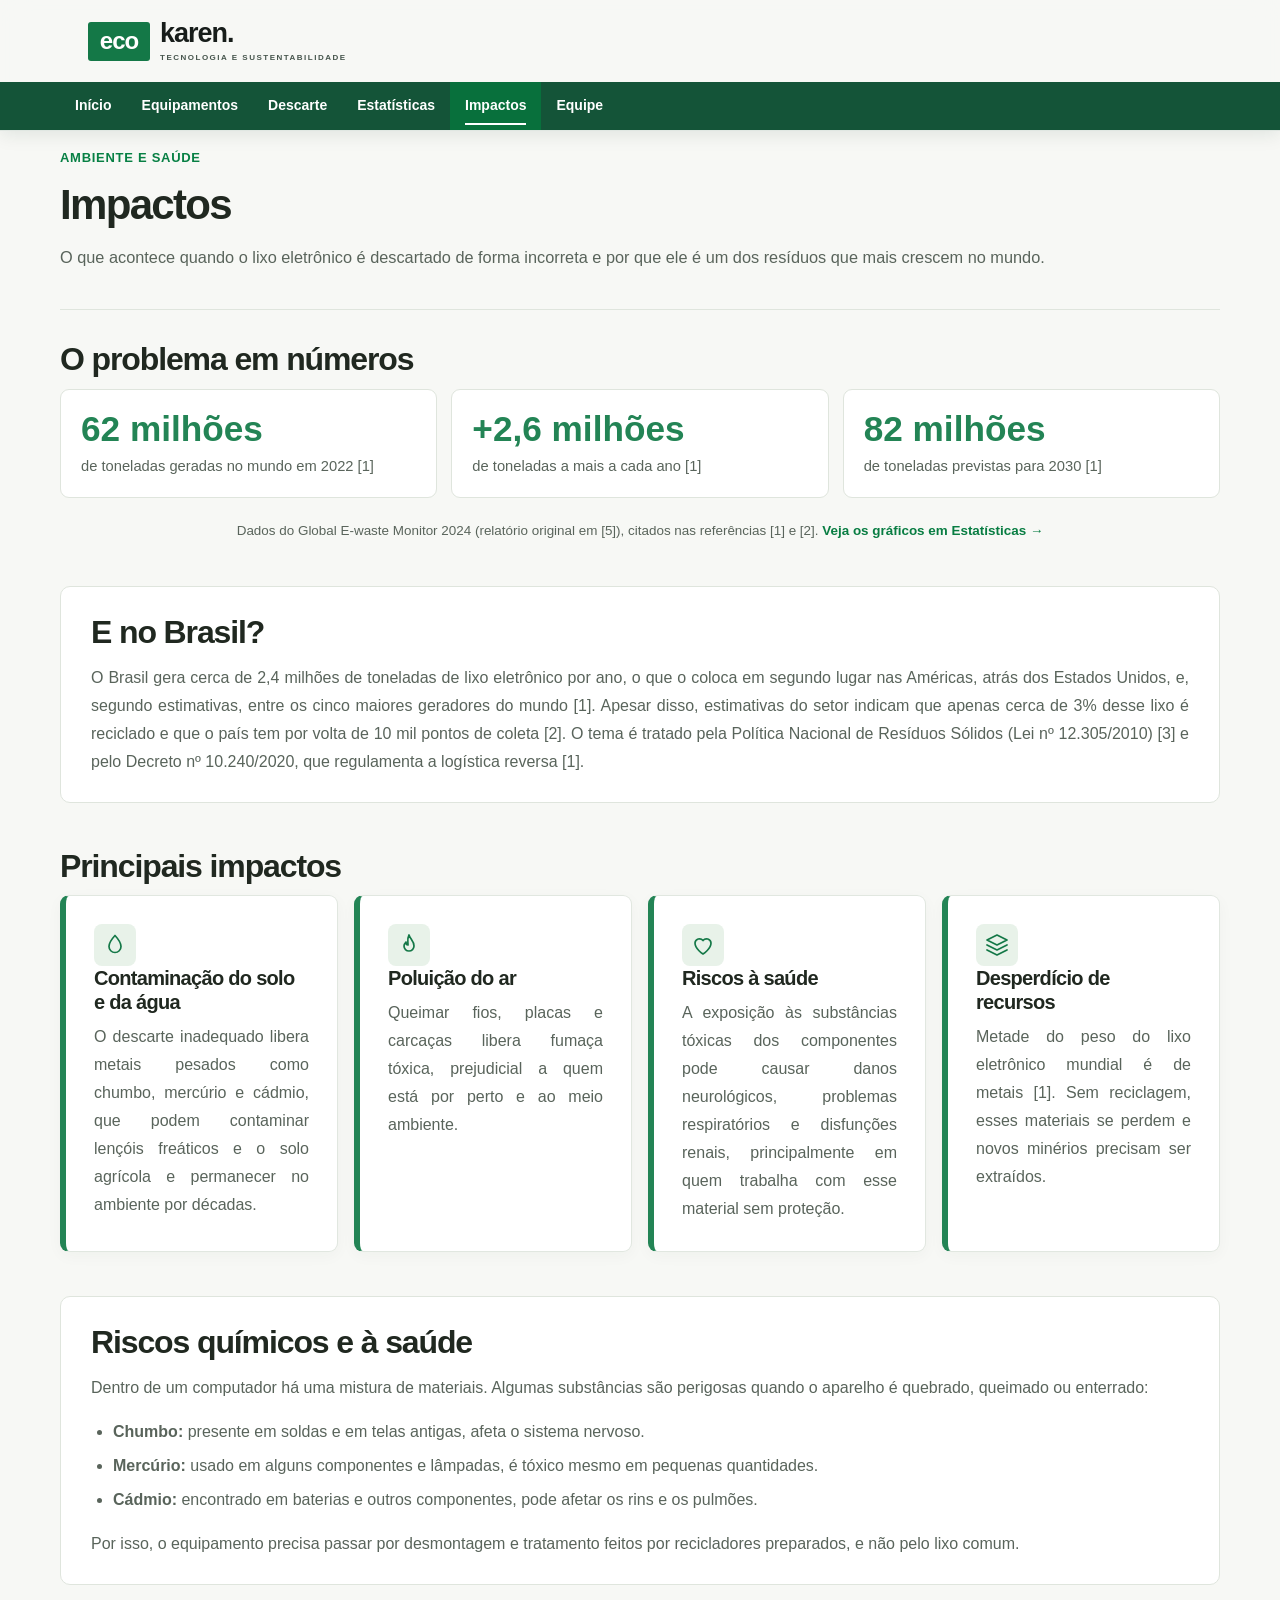
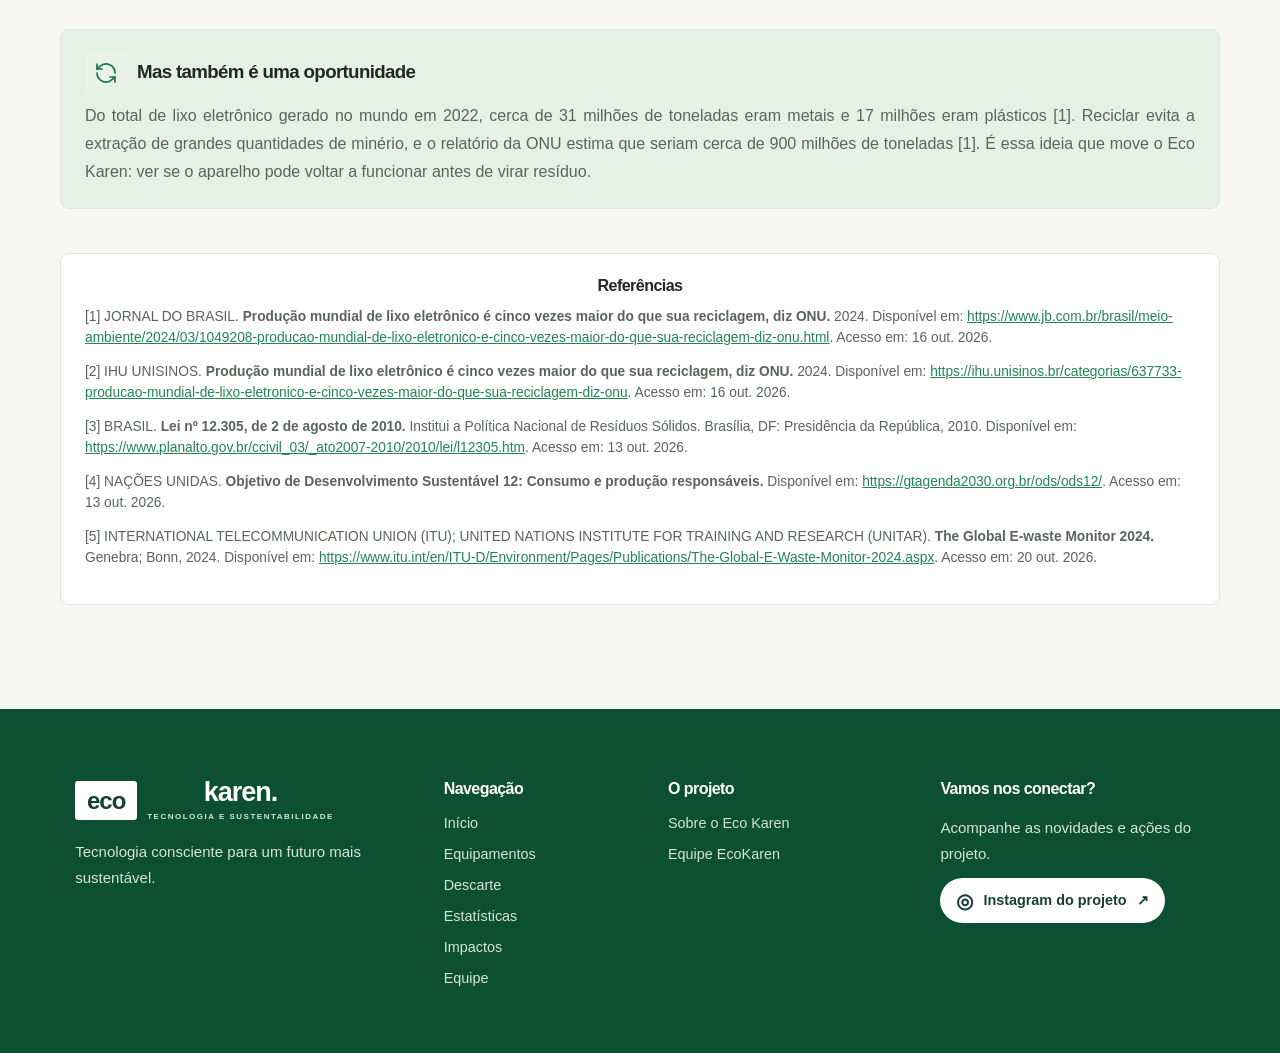
<file: impactos.html>
<!DOCTYPE html>
<html lang="pt-br">

<head>
  <meta charset="UTF-8">
  <meta name="viewport" content="width=device-width, initial-scale=1.0">
  <meta name="theme-color" content="#173F35">
  <title>Impactos | Eco Karen</title>
  <link rel="stylesheet" href="css/style.css">
</head>

<body>

  <header class="site-header">
    <div class="topbar">
      <a class="brand" href="index.html" aria-label="Eco Karen — início"><span class="brand-eco">eco</span><span
          class="brand-name">karen.<small>TECNOLOGIA E SUSTENTABILIDADE</small></span></a>
    </div>
    <button class="menu-toggle" type="button" aria-expanded="false"
      aria-controls="menu-principal"><span></span><span></span><span></span><span class="sr-only">Abrir
        menu</span></button>
    <nav id="menu-principal" class="menu" aria-label="Navegação principal">
      <a href="index.html">Início</a><a href="equipamentos.html">Equipamentos</a><a href="descarte.html">Descarte</a><a
        href="estatisticas.html">Estatísticas</a><a href="impactos.html">Impactos</a><a href="equipe.html">Equipe</a>
    </nav>
  </header>

  <main class="pagina">
    <section class="secao-titulo">
      <span class="eyebrow">AMBIENTE E SAÚDE</span>
      <h1 class="titulo-pagina">Impactos</h1>
      <p>O que acontece quando o lixo eletrônico é descartado de forma incorreta e por que ele é um dos resíduos que
        mais crescem no mundo.</p>
    </section>

    <section class="bloco">
      <h2>O problema em números</h2>
      <div class="numeros">
        <div class="num"><strong>62 milhões</strong><span>de toneladas geradas no mundo em 2022 [1]</span></div>
        <div class="num"><strong>+2,6 milhões</strong><span>de toneladas a mais a cada ano [1]</span></div>
        <div class="num"><strong>82 milhões</strong><span>de toneladas previstas para 2030 [1]</span></div>
      </div>
      <p class="fonte">Dados do Global E-waste Monitor 2024 (relatório original em [5]), citados nas referências [1] e
        [2]. <a class="link-seta" href="estatisticas.html">Veja os gráficos em Estatísticas →</a></p>
    </section>

    <section class="bloco texto">
      <h2>E no Brasil?</h2>
      <p>
        O Brasil gera cerca de 2,4 milhões de toneladas de lixo eletrônico por ano,
        o que o coloca em segundo lugar nas Américas, atrás dos Estados Unidos, e,
        segundo estimativas, entre os cinco maiores geradores do mundo [1]. Apesar
        disso, estimativas do setor indicam que apenas cerca de 3% desse lixo é
        reciclado e que o país tem por volta de 10 mil pontos de coleta [2]. O tema
        é tratado pela Política Nacional de Resíduos Sólidos (Lei nº 12.305/2010) [3]
        e pelo Decreto nº 10.240/2020, que regulamenta a logística reversa [1].
      </p>
    </section>

    <section class="bloco">
      <h2>Principais impactos</h2>
      <div class="grid">
        <div class="card">
          <div class="ico"><svg viewBox="0 0 24 24" aria-hidden="true">
              <path d="M12 2.5s6 6.5 6 11a6 6 0 0 1-12 0c0-4.5 6-11 6-11z" />
            </svg></div>
          <h3>Contaminação do solo e da água</h3>
          <p>O descarte inadequado libera metais pesados como chumbo, mercúrio e cádmio, que podem contaminar lençóis
            freáticos e o solo agrícola e permanecer no ambiente por décadas.</p>
        </div>
        <div class="card">
          <div class="ico"><svg viewBox="0 0 24 24" aria-hidden="true">
              <path d="M12 2c1 4 5 6 5 11a5 5 0 0 1-10 0c0-2 1-3 2-4 0 2 1 3 2 3 0-4-1-6 1-10z" />
            </svg></div>
          <h3>Poluição do ar</h3>
          <p>Queimar fios, placas e carcaças libera fumaça tóxica, prejudicial a quem está por perto e ao meio ambiente.
          </p>
        </div>
        <div class="card">
          <div class="ico"><svg viewBox="0 0 24 24" aria-hidden="true">
              <path d="M12 21s-8-5-8-11a4.5 4.5 0 0 1 8-2.5A4.5 4.5 0 0 1 20 10c0 6-8 11-8 11z" />
            </svg></div>
          <h3>Riscos à saúde</h3>
          <p>A exposição às substâncias tóxicas dos componentes pode causar danos neurológicos, problemas respiratórios
            e disfunções renais, principalmente em quem trabalha com esse material sem proteção.</p>
        </div>
        <div class="card">
          <div class="ico"><svg viewBox="0 0 24 24" aria-hidden="true">
              <path d="M12 2l10 5-10 5-10-5z" />
              <path d="M2 12l10 5 10-5" />
              <path d="M2 17l10 5 10-5" />
            </svg></div>
          <h3>Desperdício de recursos</h3>
          <p>Metade do peso do lixo eletrônico mundial é de metais [1]. Sem reciclagem, esses materiais se perdem e
            novos minérios precisam ser extraídos.</p>
        </div>
      </div>
    </section>

    <section class="bloco texto">
      <h2>Riscos químicos e à saúde</h2>
      <p>
        Dentro de um computador há uma mistura de materiais. Algumas substâncias são
        perigosas quando o aparelho é quebrado, queimado ou enterrado:
      </p>
      <ul>
        <li><b>Chumbo:</b> presente em soldas e em telas antigas, afeta o sistema nervoso.</li>
        <li><b>Mercúrio:</b> usado em alguns componentes e lâmpadas, é tóxico mesmo em pequenas quantidades.</li>
        <li><b>Cádmio:</b> encontrado em baterias e outros componentes, pode afetar os rins e os pulmões.</li>
      </ul>
      <p>
        Por isso, o equipamento precisa passar por desmontagem e tratamento feitos
        por recicladores preparados, e não pelo lixo comum.
      </p>
    </section>

    <section class="bloco">
      <div class="destaque">
        <h3><svg viewBox="0 0 24 24" aria-hidden="true" class="ic">
            <path d="M21 12a9 9 0 0 0-15-6.7L3 8" />
            <path d="M3 3v5h5" />
            <path d="M3 12a9 9 0 0 0 15 6.7L21 16" />
            <path d="M16 16h5v5" />
          </svg> Mas também é uma oportunidade</h3>
        <p>
          Do total de lixo eletrônico gerado no mundo em 2022, cerca de 31 milhões
          de toneladas eram metais e 17 milhões eram plásticos [1]. Reciclar evita a
          extração de grandes quantidades de minério, e o relatório da ONU estima que
          seriam cerca de 900 milhões de toneladas [1]. É essa ideia que move o
          Eco Karen: ver se o aparelho pode voltar a funcionar antes de virar resíduo.
        </p>
      </div>
    </section>

    <div class="refs">
      <h3>Referências</h3>
      <p>
        [1] JORNAL DO BRASIL. <b>Produção mundial de lixo eletrônico é cinco vezes maior
          do que sua reciclagem, diz ONU.</b> 2024. Disponível em:
        <a
          href="https://www.jb.com.br/brasil/meio-ambiente/2024/03/1049208-producao-mundial-de-lixo-eletronico-e-cinco-vezes-maior-do-que-sua-reciclagem-diz-onu.html">https://www.jb.com.br/brasil/meio-ambiente/2024/03/1049208-producao-mundial-de-lixo-eletronico-e-cinco-vezes-maior-do-que-sua-reciclagem-diz-onu.html</a>.
        Acesso em: 16 out. 2026.
      </p>
      <p>
        [2] IHU UNISINOS. <b>Produção mundial de lixo eletrônico é cinco vezes maior do que
          sua reciclagem, diz ONU.</b> 2024. Disponível em:
        <a
          href="https://ihu.unisinos.br/categorias/637733-producao-mundial-de-lixo-eletronico-e-cinco-vezes-maior-do-que-sua-reciclagem-diz-onu">https://ihu.unisinos.br/categorias/637733-producao-mundial-de-lixo-eletronico-e-cinco-vezes-maior-do-que-sua-reciclagem-diz-onu</a>.
        Acesso em: 16 out. 2026.
      </p>
      <p>
        [3] BRASIL. <b>Lei nº 12.305, de 2 de agosto de 2010.</b> Institui a Política Nacional
        de Resíduos Sólidos. Brasília, DF: Presidência da República, 2010. Disponível em:
        <a
          href="https://www.planalto.gov.br/ccivil_03/_ato2007-2010/2010/lei/l12305.htm">https://www.planalto.gov.br/ccivil_03/_ato2007-2010/2010/lei/l12305.htm</a>.
        Acesso em: 13 out. 2026.
      </p>
      <p>
        [4] NAÇÕES UNIDAS. <b>Objetivo de Desenvolvimento Sustentável 12: Consumo e produção
          responsáveis.</b> Disponível em:
        <a href="https://gtagenda2030.org.br/ods/ods12/">https://gtagenda2030.org.br/ods/ods12/</a>.
        Acesso em: 13 out. 2026.
      </p>
      <p>
        [5] INTERNATIONAL TELECOMMUNICATION UNION (ITU); UNITED NATIONS INSTITUTE FOR TRAINING AND RESEARCH (UNITAR).
        <b>The Global E-waste Monitor 2024.</b> Genebra; Bonn, 2024. Disponível em:
        <a
          href="https://www.itu.int/en/ITU-D/Environment/Pages/Publications/The-Global-E-Waste-Monitor-2024.aspx">https://www.itu.int/en/ITU-D/Environment/Pages/Publications/The-Global-E-Waste-Monitor-2024.aspx</a>.
        Acesso em: 20 out. 2026.
      </p>
    </div>
  </main>

  <footer class="rodape">
    <div class="rodape-in">
      <div class="rodape-marca">
        <a class="brand rodape-brand" href="index.html" aria-label="Eco Karen — início"><span
            class="brand-eco">eco</span><span class="brand-name">karen.<small>TECNOLOGIA E
              SUSTENTABILIDADE</small></span></a>
        <p>Tecnologia consciente para um futuro mais sustentável.</p>
      </div>
      <div class="rodape-coluna">
        <h2>Navegação</h2>
        <a href="index.html">Início</a><a href="equipamentos.html">Equipamentos</a><a
          href="descarte.html">Descarte</a><a href="estatisticas.html">Estatísticas</a><a
          href="impactos.html">Impactos</a><a href="equipe.html">Equipe</a>
      </div>
      <div class="rodape-coluna">
        <h2>O projeto</h2>
        <a href="index.html#projeto">Sobre o Eco Karen</a><a href="equipe.html">Equipe EcoKaren</a>
      </div>
      <div class="rodape-social">
        <h2>Vamos nos conectar?</h2>
        <p>Acompanhe as novidades e ações do projeto.</p>
        <a class="instagram-link" href="https://www.instagram.com/ecokaren_/" target="_blank"
          rel="noopener noreferrer"><span class="instagram-icone" aria-hidden="true">◎</span> Instagram do projeto <span
            aria-hidden="true">↗</span></a>
      </div>
    </div>
  </footer>

  <script src="js/script.js"></script>
</body>

</html>
</file>
<file: css/style.css>
@import url('https://fonts.googleapis.com/css2?family=Manrope:wght@400;500;600;700;800&family=Inter:wght@400;500;600;700&display=swap');

:root {
    --verde: #173F35;
    --verde-escuro: #102F28;
    --verde-medio: #2D6A52;
    --verde-claro: #EAF3EC;
    --verde-suave: #F3F7F3;
    --azul: #315B73;
    --cinza: #7A8983;
    --texto: #1C2924;
    --texto-suave: #5B6962;
    --fundo: #F7F9F7;
    --branco: #fff;
    --borda: #E0E8E2;
    --sombra: 0 10px 28px rgba(23, 63, 53, .08);
    --raio: 18px
}

* {
    box-sizing: border-box
}

html {
    scroll-behavior: smooth;
    scroll-padding-top: 120px
}

body {
    margin: 0;
    font-family: Inter, Arial, sans-serif;
    color: var(--texto);
    background: var(--fundo);
    line-height: 1.65
}

h1, h2, h3, h4 {
    font-family: Manrope, Inter, sans-serif;
    font-weight: 800;
    line-height: 1.2;
    margin: 0 0 .6em;
    color: var(--verde)
}

p {
    margin: 0 0 1em;
    color: var(--texto-suave)
}

a {
    color: inherit;
    text-decoration: none
}

img {
    max-width: 100%;
    display: block
}

/* TOPO */
header.topo {
    display: flex;
    align-items: center;
    justify-content: space-between;
    gap: 24px;
    padding: 15px clamp(18px, 4vw, 56px);
    background: rgba(255, 255, 255, .96);
    border-bottom: 1px solid var(--borda);
    position: sticky;
    top: 0;
    z-index: 100;
    backdrop-filter: blur(12px)
}

.logo {
    display: flex;
    align-items: center;
    gap: 10px;
    font-family: Manrope, sans-serif;
    font-weight: 800;
    font-size: 1.13rem;
    color: var(--verde);
    white-space: nowrap
}

.logo .icone {
    width: 38px;
    height: 38px;
    border-radius: 12px;
    background: var(--verde);
    color: #fff;
    display: flex;
    align-items: center;
    justify-content: center;
    font-size: 1.1rem
}

nav.menu {
    display: flex;
    gap: 4px;
    flex-wrap: wrap;
    justify-content: flex-end
}

nav.menu a {
    padding: 9px 12px;
    border-radius: 999px;
    font-weight: 600;
    font-size: .88rem;
    color: var(--texto-suave);
    transition: background .2s, color .2s
}

nav.menu a:hover, nav.menu a.ativo {
    background: var(--verde);
    color: #fff
}

/* HERO */
.hero {
    position: relative;
    min-height: 510px;
    display: flex;
    align-items: center;
    justify-content: flex-start;
    text-align: left;
    padding: clamp(44px, 7vw, 90px) clamp(22px, 8vw, 110px);
    background: linear-gradient(90deg, rgba(12, 40, 32, .88), rgba(12, 40, 32, .53)), url('../img/ft_inicio.jpg') center/cover no-repeat;
    color: #fff;
    overflow: hidden
}

.hero:before {
    content: '';
    position: absolute;
    inset: 0;
    background: radial-gradient(circle at 80% 15%, rgba(255, 255, 255, .12), transparent 30%);
    pointer-events: none
}

.hero-conteudo {
    max-width: 780px;
    position: relative
}

.hero h1 {
    font-size: clamp(2.35rem, 5vw, 4.3rem);
    color: #fff;
    letter-spacing: -.04em;
    margin-bottom: 18px
}

.hero p.sub {
    color: #E0ECE5;
    font-size: clamp(1rem, 1.5vw, 1.15rem);
    max-width: 680px;
    margin: 0 0 28px
}

.botoes {
    display: flex;
    gap: 12px;
    justify-content: flex-start;
    flex-wrap: wrap
}

.btn {
    display: inline-flex;
    align-items: center;
    justify-content: center;
    gap: 8px;
    padding: 13px 22px;
    border-radius: 999px;
    font-weight: 700;
    font-size: .94rem;
    cursor: pointer;
    border: 2px solid transparent;
    transition: transform .2s, background .2s
}

.btn:hover {
    transform: translateY(-2px)
}

.btn-verde {
    background: #fff;
    color: var(--verde)
}

.btn-verde:hover {
    background: var(--verde-claro)
}

.btn-escuro {
    background: rgba(255, 255, 255, .08);
    color: #fff;
    border-color: rgba(255, 255, 255, .5)
}

.btn-escuro:hover {
    background: rgba(255, 255, 255, .16)
}

/* CONTEÚDO GERAL */
main {
    max-width: 1240px;
    margin: 0 auto;
    padding: clamp(36px, 5vw, 68px) clamp(18px, 4vw, 48px) 84px
}

.secao-titulo {
    max-width: 850px;
    margin: 0 0 34px
}

.secao-titulo h2 {
    font-size: clamp(1.7rem, 3vw, 2.35rem);
    letter-spacing: -.025em
}

.secao-titulo p {
    font-size: 1.02rem
}

.grade {
    display: grid;
    gap: 22px
}

.grade-2 {
    grid-template-columns: repeat(2, minmax(0, 1fr))
}

.grade-3 {
    grid-template-columns: repeat(3, minmax(0, 1fr))
}

.grade-4 {
    grid-template-columns: repeat(4, minmax(0, 1fr))
}

.card {
    background: var(--branco);
    border: 1px solid var(--borda);
    border-radius: var(--raio);
    padding: clamp(20px, 2.3vw, 28px);
    box-shadow: var(--sombra);
    transition: transform .22s ease, box-shadow .22s ease
}

.card:hover {
    transform: translateY(-3px);
    box-shadow: 0 14px 32px rgba(23, 63, 53, .12)
}

.card h3 {
    font-size: 1.08rem;
    margin-bottom: 9px
}

.card p {
    text-align: left
}

.pill {
    display: inline-block;
    padding: 5px 12px;
    border-radius: 999px;
    font-size: .78rem;
    font-weight: 700
}

.pill-verde {
    background: var(--verde-claro);
    color: var(--verde)
}

.pill-azul {
    background: #EAF1F5;
    color: var(--azul)
}

.pill-cinza {
    background: #EEF1EF;
    color: #526159
}

/* TABELA / GRÁFICOS */
table.equip {
    width: 100%;
    border-collapse: collapse;
    background: #fff;
    border-radius: var(--raio);
    overflow: hidden;
    box-shadow: var(--sombra);
    min-width: 820px
}

table.equip th, table.equip td {
    text-align: left;
    padding: 14px 16px;
    border-bottom: 1px solid var(--borda);
    font-size: .9rem;
    vertical-align: top
}

table.equip th {
    background: var(--verde);
    color: #fff;
    font-family: Manrope, sans-serif;
    font-weight: 700
}

table.equip tr:nth-child(even) td {
    background: #F8FAF8
}

table.equip tr:last-child td {
    border-bottom: none
}

.grafico-caixa {
    background: #fff;
    border: 1px solid var(--borda);
    border-radius: var(--raio);
    padding: clamp(20px, 3vw, 30px);
    box-shadow: var(--sombra);
    min-width: 0
}

.grafico-caixa h3 {
    text-align: center;
    margin-bottom: 18px;
    font-size: 1.05rem
}

.grafico-caixa canvas {
    max-height: 280px
}

/* FLUXOGRAMA */
.fluxo {
    display: flex;
    flex-direction: column;
    gap: 0
}

.fluxo-passo {
    display: flex;
    align-items: center;
    gap: 20px
}

.fluxo-numero {
    flex-shrink: 0;
    width: 46px;
    height: 46px;
    border-radius: 50%;
    background: var(--verde);
    color: #fff;
    display: flex;
    align-items: center;
    justify-content: center;
    font-family: Manrope, sans-serif;
    font-weight: 800
}

.fluxo-caixa {
    flex: 1;
    background: #fff;
    border: 1px solid var(--borda);
    border-radius: var(--raio);
    padding: 18px 22px;
    box-shadow: var(--sombra)
}

.fluxo-caixa h4 {
    margin-bottom: 4px;
    font-size: 1.02rem
}

.fluxo-caixa p {
    margin: 0
}

.fluxo-linha {
    width: 2px;
    height: 30px;
    background: #CBD9CF;
    margin-left: 23px
}

/* EQUIPE */
.pessoa {
    text-align: center
}

.avatar {
    width: 88px;
    height: 88px;
    border-radius: 50%;
    margin: 0 auto 14px;
    background: linear-gradient(135deg, var(--verde), var(--azul));
    display: flex;
    align-items: center;
    justify-content: center;
    color: #fff;
    font-family: Manrope, sans-serif;
    font-weight: 800;
    font-size: 1.3rem
}

.avatar-foto {
    width: 104px;
    height: 104px;
    object-fit: cover;
    border-radius: 50%;
    margin: 0 auto 16px;
    border: 4px solid var(--verde-claro)
}

.funcao {
    color: var(--texto-suave);
    font-size: .92rem
}

/* RODAPÉ */
footer {
    border-top: 1px solid var(--borda);
    padding: 28px 20px;
    text-align: center;
    color: var(--texto-suave);
    font-size: .9rem;
    background: #fff
}

footer p {
    margin: 4px 0
}

.rodape {
    padding: 24px 5%;
    text-align: center;
    background: #102f28;
    color: #e0ece3
}

.rodape p {
    margin: 0;
    line-height: 1.7;
    color: #e0ece3
}

/* EXTRAS */
.aviso {
    border: 1px solid #D6E5D9;
    background: var(--verde-suave);
    border-radius: var(--raio);
    padding: 18px 20px;
    color: var(--verde);
    margin: 20px 0 28px
}

.aviso p {
    margin: 5px 0 0;
    color: #4F6257
}

.intro-faixa {
    background: var(--verde);
    color: #fff;
    border-radius: var(--raio);
    padding: 28px;
    margin: 28px 0
}

.intro-faixa h3, .intro-faixa p {
    color: #fff
}

.foto-destaque {
    width: 100%;
    height: 220px;
    object-fit: cover;
    border-radius: 12px;
    margin-bottom: 18px
}

.lista-simples {
    padding-left: 22px;
    color: var(--texto-suave)
}

.lista-simples li {
    margin-bottom: 8px
}

.titulo-centralizado {
    text-align: center;
    display: flex;
    flex-direction: column;
    align-items: center
}

.hero-botoes {
    display: flex;
    flex-direction: row;
    justify-content: center;
    gap: 15px
}

.hero-botoes a {
    display: inline-block;
    padding: 12px 24px;
    border-radius: 30px;
    text-decoration: none
}

:focus-visible {
    outline: 3px solid #82B69A;
    outline-offset: 3px
}

/* RESPONSIVO GERAL */
@media(max-width:1050px) {
    header.topo {
        align-items: flex-start;
        flex-direction: column;
        gap: 12px
    }

    nav.menu {
        justify-content: flex-start
    }

    nav.menu a {
        padding: 8px 10px
    }

    .grade-4, .grade-3 {
        grid-template-columns: repeat(2, minmax(0, 1fr))
    }
}

@media(max-width:650px) {
    header.topo {
        padding: 13px 16px
    }

    nav.menu {
        gap: 3px
    }

    nav.menu a {
        font-size: .79rem;
        padding: 7px 9px
    }

    .hero {
        min-height: 450px;
        padding: 44px 22px;
        background-position: 60% center
    }

    .hero h1 {
        font-size: 2.35rem
    }

    .hero p.sub {
        font-size: .98rem
    }

    .botoes {
        align-items: stretch;
        flex-direction: column;
        max-width: 310px
    }

    .btn {
        width: 100%
    }

    main {
        padding: 38px 17px 58px
    }

    .grade-2, .grade-3, .grade-4 {
        grid-template-columns: 1fr
    }

    .fluxo-passo {
        gap: 12px
    }

    .fluxo-caixa {
        padding: 15px
    }

    .fluxo-numero {
        width: 40px;
        height: 40px
    }

    .fluxo-linha {
        margin-left: 19px
    }

    table.equip th, table.equip td {
        padding: 12px
    }

    footer {
        font-size: .84rem
    }
}

/* ==================================
   PÁGINA EQUIPAMENTOS
================================== */
.equip-pagina {
    max-width: 1200px;
    margin: 0 auto;
    padding: 30px 6%;
    color: #26352f
}

.equip-etiqueta, .equip-titulo>span {
    color: #477b61;
    font-size: .77rem;
    font-weight: 800;
    letter-spacing: 1.8px
}

.equip-hero {
    width: 100%;
    max-width: 100%;
    margin: 0 auto;
    padding: 45px 0 55px;
    text-align: center
}

.equip-hero-texto {
    width: 100%;
    max-width: 850px;
    margin: 0 auto
}

.equip-hero h1 {
    width: 100%;
    text-align: center;
    color: #173F35;
    font-size: clamp(2.4rem, 5vw, 4rem);
    line-height: 1.12;
    margin: 18px auto 24px
}

.equip-hero h1 span {
    color: #57916b
}

.equip-card-texto {
    background: #fff;
    border: 1px solid #dce6df;
    border-radius: 18px;
    padding: 24px;
    box-shadow: 0 6px 20px rgba(23, 63, 53, .06);
    line-height: 1.85
}

.equip-card-texto p {
    color: #53645a;
    margin: 0 0 14px
}

.equip-card-texto p:last-child {
    margin-bottom: 0
}

.equip-hero .equip-card-texto {
    width: 100%;
    max-width: 850px;
    margin: 0 auto;
    text-align: left
}

.equip-hero .equip-card-texto p {
    margin-bottom: 14px;
    line-height: 1.8
}

.equip-hero .equip-card-texto p:last-child {
    margin-bottom: 0
}

.equip-secao {
    padding: 55px 0;
    border-top: 1px solid #dce6df
}

.equip-titulo {
    margin-bottom: 28px
}

.equip-titulo h2 {
    color: #173F35;
    font-size: clamp(1.8rem, 3vw, 2.5rem);
    line-height: 1.25;
    margin: 12px 0
}

.equip-titulo>p {
    color: #53645a;
    line-height: 1.8;
    max-width: 760px
}

.equip-grade {
    display: grid;
    grid-template-columns: repeat(3, minmax(0, 1fr));
    gap: 22px
}

.equip-card {
    overflow: hidden;
    border-radius: 18px;
    background: #fff;
    border: 1px solid #dce6df;
    box-shadow: 0 6px 20px rgba(23, 63, 53, .06);
    transition: transform .2s, box-shadow .2s
}

.equip-card:hover {
    transform: translateY(-4px);
    box-shadow: 0 12px 28px rgba(23, 63, 53, .12)
}

.equip-card img {
    display: block;
    width: 100%;
    height: 190px;
    object-fit: cover
}

.equip-card-conteudo {
    padding: 20px
}

.equip-card h3, .equip-outro h3 {
    color: #173F35;
    margin: 0 0 10px
}

.equip-card p, .equip-outro p {
    color: #53645a;
    line-height: 1.75;
    margin: 0
}

.equip-nota {
    margin-top: 25px;
    padding: 22px;
    border-left: 5px solid #57916b;
    border-radius: 0 14px 14px 0;
    background: #eff5ef
}

.equip-nota strong {
    display: block;
    color: #173F35;
    margin-bottom: 8px
}

.equip-nota p {
    color: #53645a;
    line-height: 1.8;
    margin: 0
}

/* Diagnóstico */
.equip-diagnostico {
    background: #f7faf7;
    margin: 0 -2vw;
    padding: 55px 2vw;
    border-radius: 24px
}

.equip-metricas {
    display: grid;
    grid-template-columns: repeat(2, minmax(0, 1fr));
    gap: 22px;
    margin: 30px 0 45px
}

.equip-metrica {
    padding: 28px;
    background: #fff;
    border: 1px solid #dce6df;
    border-radius: 18px;
    box-shadow: 0 6px 20px rgba(23, 63, 53, .05)
}

.equip-numero {
    display: block;
    color: #173F35;
    font-size: 3.2rem;
    line-height: 1.1;
    font-weight: 800;
    margin-bottom: 12px
}

.equip-metrica h3 {
    color: #173F35;
    margin: 0 0 10px
}

.equip-metrica p {
    color: #53645a;
    line-height: 1.75;
    margin: 0
}

.equip-subtitulo {
    margin-top: 30px
}

.equip-componentes {
    display: grid;
    grid-template-columns: repeat(2, minmax(0, 1fr));
    gap: 18px
}

.equip-componente {
    display: flex;
    gap: 16px;
    align-items: flex-start;
    padding: 22px;
    background: #fff;
    border: 1px solid #dce6df;
    border-radius: 16px
}

.equip-componente>span {
    display: flex;
    align-items: center;
    justify-content: center;
    flex-shrink: 0;
    width: 38px;
    height: 38px;
    border-radius: 50%;
    background: #e6f0e7;
    color: #173F35;
    font-weight: 800
}

.equip-componente h3 {
    color: #173F35;
    margin: 3px 0 9px
}

.equip-componente p {
    color: #53645a;
    line-height: 1.75;
    margin: 0
}

.equip-botao {
    display: inline-block;
    margin-top: 25px;
    padding: 13px 22px;
    border-radius: 30px;
    background: #173F35;
    color: #fff;
    font-weight: 700;
    text-decoration: none;
    transition: .2s
}

.equip-botao:hover {
    background: #285b48;
    transform: translateY(-2px)
}

/* Outros equipamentos */
.equip-outros {
    display: grid;
    grid-template-columns: repeat(2, minmax(0, 1fr));
    gap: 18px
}

.equip-outro {
    display: flex;
    align-items: flex-start;
    gap: 18px;
    padding: 22px;
    background: #fff;
    border: 1px solid #dce6df;
    border-radius: 16px;
    box-shadow: 0 6px 20px rgba(23, 63, 53, .04)
}

.equip-outro>span {
    font-size: 1.8rem;
    line-height: 1.3
}

.equip-outro h3 {
    margin-top: 3px
}

/* Fechamento */
.equip-fechamento {
    margin: 35px 0 45px;
    padding: 45px;
    text-align: center;
    background: #173F35;
    border-radius: 24px
}

.equip-fechamento>span {
    color: #b8d9bd;
    font-size: .76rem;
    font-weight: 800;
    letter-spacing: 1.6px
}

.equip-fechamento h2 {
    max-width: 750px;
    margin: 18px auto 24px;
    color: #fff;
    font-size: clamp(1.8rem, 4vw, 2.7rem);
    line-height: 1.3
}

.equip-card-final {
    max-width: 760px;
    margin: 0 auto;
    text-align: left;
    background: #214c40;
    border-color: #3e6858
}

.equip-card-final p {
    color: #edf5ef
}

.equip-botao-claro {
    background: #fff;
    color: #173F35
}

.equip-botao-claro:hover {
    background: #e5f0e6;
    color: #173F35
}

/* Equipamentos no celular */
@media(max-width:760px) {
    .equip-pagina {
        padding: 20px 5%
    }

    .equip-hero {
        padding: 30px 0 40px
    }

    .equip-hero-texto {
        max-width: 100%
    }

    .equip-hero .equip-card-texto {
        max-width: 100%;
        padding: 19px
    }

    .equip-secao {
        padding: 40px 0
    }

    .equip-grade {
        grid-template-columns: repeat(2, minmax(0, 1fr));
        gap: 14px
    }

    .equip-card img {
        height: 140px
    }

    .equip-card-conteudo {
        padding: 15px
    }

    .equip-diagnostico {
        margin: 0 -2%;
        padding: 35px 2%
    }

    .equip-metricas, .equip-componentes, .equip-outros {
        grid-template-columns: 1fr
    }

    .equip-fechamento {
        padding: 30px 20px
    }
}

@media(max-width:430px) {
    .equip-grade {
        grid-template-columns: 1fr
    }

    .equip-card img {
        height: 200px
    }

    .equip-card-texto {
        padding: 19px
    }
}

/* CARDS: faixa verde na lateral e espaço entre eles */
.card:not(.pessoa) {
    border-left: 6px solid var(--verde-medio)
}

main>.card, main>section.card, main>article.card {
    margin-bottom: 24px
}

.grade {
    gap: 24px
}

.card h3 {
    display: flex;
    align-items: center;
    gap: 10px;
    font-size: 1.25rem
}

.card p:last-child {
    margin-bottom: 0
}

/* Ajustes de organização do conteúdo */
main {
    max-width: 1120px;
    margin: 0 auto;
    padding: 38px 24px 64px;
}

main>h2, main>.secao-titulo h2 {
    letter-spacing: -.025em;
}

main .sub {
    max-width: 760px;
    color: var(--texto-suave);
    margin-top: -6px;
    margin-bottom: 28px;
}

.texto {
    max-width: 900px;
    margin: 22px auto;
    padding: 26px 30px;
    background: var(--branco);
    border: 1px solid var(--borda);
    border-radius: var(--raio);
    box-shadow: var(--sombra);
}

.texto h3 {
    margin-top: 22px;
    margin-bottom: 8px;
}

.texto h3:first-child {
    margin-top: 0;
}

.texto p {
    margin: 0 0 16px;
    color: var(--texto-suave);
}

.texto p:last-child {
    margin-bottom: 0;
}

.sobre-grid {
    align-items: stretch;
    margin: 26px 0;
}

.sobre-card {
    padding: 24px;
    border: 1px solid var(--borda);
    border-radius: var(--raio);
    background: var(--branco);
    box-shadow: var(--sombra);
}

.sobre-card h3 {
    color: var(--verde);
    margin-bottom: 10px;
}

.sobre-card p, .sobre-nome p {
    color: var(--texto-suave);
    margin-bottom: 0;
}

.sobre-nome {
    padding: 24px 28px;
    margin: 22px 0;
    border-radius: var(--raio);
    background: var(--verde-claro);
    border: 1px solid var(--borda);
}

main section {
    margin: 30px 0;
}

main section h3 {
    margin-bottom: 12px;
}

main section p {
    max-width: 78ch;
}

@media (max-width: 640px) {
    main {
        padding: 26px 16px 44px;
    }

    .texto {
        padding: 20px;
    }

    .sobre-card {
        padding: 20px;
    }
}


/* ECO KAREN — portal editorial */
.logo {
    white-space: nowrap;
}

nav.menu a.ativo {
    color: var(--verde);
    background: var(--verde-claro);
    font-weight: 800;
}

.titulo-pagina {
    font-size: clamp(2rem, 4vw, 3.2rem);
    letter-spacing: -.04em;
    margin-bottom: 12px;
}

.eyebrow {
    display: inline-block;
    color: var(--verde-medio);
    font-size: .76rem;
    font-weight: 800;
    letter-spacing: .13em;
    margin-bottom: 12px;
}

.editorial-top {
    display: flex;
    align-items: end;
    justify-content: space-between;
    gap: 20px;
    margin-bottom: 24px;
}

.editorial-top h2 {
    margin-bottom: 0;
}

.link-seta {
    display: inline-flex;
    gap: 8px;
    align-items: center;
    color: var(--verde-medio);
    font-weight: 800;
}

.link-seta:hover, .referencia-materia a:hover, .referencias-bloco a:hover {
    text-decoration: underline;
}

.noticia-destaque {
    display: grid;
    grid-template-columns: 1.15fr 1fr;
    background: #fff;
    border: 1px solid var(--borda);
    border-radius: var(--raio);
    overflow: hidden;
    box-shadow: var(--sombra);
}

.noticia-foto, .materia-imagem {
    min-height: 300px;
    position: relative;
    display: flex;
    align-items: flex-end;
    padding: 22px;
    background-size: cover;
    background-position: center;
}

.noticia-foto::before, .materia-imagem::before {
    content: "";
    position: absolute;
    inset: 0;
    background: linear-gradient(0deg, rgba(10, 35, 26, .72), rgba(10, 35, 26, .05) 75%);
}

.noticia-foto span, .materia-imagem span {
    position: relative;
    z-index: 1;
    color: white;
    font-size: .75rem;
    font-weight: 800;
    letter-spacing: .12em;
}

.foto-circuito {
    background-image: linear-gradient(135deg, #214c3b, #6f9971 48%, #d6e0b6);
}

.foto-computador {
    background-image: linear-gradient(135deg, #18382f, #527b68 50%, #a9b9a4);
}

.foto-descarte {
    background-image: linear-gradient(135deg, #214c3b, #829c76 50%, #d9d8b9);
}

.noticia-texto {
    padding: clamp(24px, 4vw, 42px);
    align-self: center;
}

.noticia-texto h3 {
    font-size: clamp(1.45rem, 2.7vw, 2.2rem);
    margin: .45rem 0 1rem;
}

.data-noticia, .mini-categoria {
    color: var(--verde-medio);
    font-size: .72rem;
    font-weight: 800;
    letter-spacing: .12em;
}

.noticias-mini {
    display: grid;
    grid-template-columns: repeat(3, minmax(0, 1fr));
    gap: 0;
    margin-top: 18px;
    border-top: 1px solid var(--borda);
    border-bottom: 1px solid var(--borda);
}

.noticias-mini a {
    padding: 22px 20px;
    display: flex;
    flex-direction: column;
    gap: 9px;
    border-right: 1px solid var(--borda);
}

.noticias-mini a:first-child {
    padding-left: 0;
}

.noticias-mini a:last-child {
    border-right: 0;
}

.noticias-mini strong {
    color: var(--texto);
    line-height: 1.35;
    font-size: 1.05rem;
}

.noticias-mini span:last-child {
    font-size: .88rem;
    color: var(--texto-suave);
}

.faixa-projeto {
    background: #eaf3ec;
}

.faixa-projeto-inner {
    display: flex;
    align-items: center;
    justify-content: space-between;
    gap: 32px;
}

.faixa-projeto-inner>div {
    max-width: 760px;
}

.faixa-projeto-inner p {
    margin-bottom: 0;
}

.filtro-noticias {
    display: flex;
    align-items: center;
    gap: 12px;
    margin: 0 0 24px;
    padding: 14px 0;
    border-top: 1px solid var(--borda);
    border-bottom: 1px solid var(--borda);
}

.filtro-noticias label {
    font-weight: 700;
    font-size: .9rem;
}

.filtro-noticias select, .filters select {
    border: 1px solid #cbd8ce;
    border-radius: 8px;
    padding: 10px 12px;
    background: white;
    color: var(--texto);
    font: inherit;
}

.filtro-noticias span {
    margin-left: auto;
    color: var(--texto-suave);
    font-size: .9rem;
}

.noticias-lista {
    display: flex;
    flex-direction: column;
    gap: 26px;
}

.materia {
    display: grid;
    grid-template-columns: minmax(230px, .8fr) 1.2fr;
    gap: clamp(22px, 4vw, 44px);
    padding: 0 0 26px;
    border-bottom: 1px solid var(--borda);
}

.materia-destaque {
    grid-template-columns: 1fr 1.15fr;
}

.materia-imagem {
    min-height: 240px;
    border-radius: 14px;
    overflow: hidden;
}

.materia-conteudo h2 {
    font-size: clamp(1.4rem, 2.5vw, 2rem);
    margin: .45rem 0 .8rem;
}

.materia-conteudo p {
    max-width: 760px;
}

.referencia-materia {
    margin-top: 16px;
    font-size: .84rem;
}

.referencia-materia a, .referencias-bloco a, .destaque a {
    color: var(--verde-medio);
    text-decoration: underline;
    font-weight: 700;
}

.referencias-bloco {
    margin-top: 44px;
    padding: 26px clamp(20px, 4vw, 36px);
    border-left: 4px solid var(--verde-medio);
    background: #edf4ee;
    border-radius: 0 14px 14px 0;
}

.referencias-bloco ul {
    padding-left: 22px;
    color: var(--texto-suave);
}

.referencias-bloco li {
    margin: .55rem 0;
}

[hidden] {
    display: none !important;
}

.pc-card {
    text-align: left;
}

.pc-cabecalho {
    display: flex;
    align-items: center;
    justify-content: space-between;
    gap: 10px;
    margin-bottom: 16px;
}

.pc-id {
    font-weight: 800;
    color: var(--verde-medio);
    letter-spacing: .08em;
}

.pc-status {
    display: inline-block;
    padding: 5px 9px;
    border-radius: 100px;
    font-size: .72rem;
    font-weight: 800;
    line-height: 1.35;
}

.status-funcional {
    background: #e2f4e7;
    color: #23633c;
}

.status-parcial {
    background: #fff1d4;
    color: #805511;
}

.status-inservivel {
    background: #fbe5e2;
    color: #943e35;
}

.pc-nota {
    display: block;
    border-top: 1px solid var(--borda);
    padding-top: 12px;
    margin-top: 14px;
    color: var(--cinza);
    font-size: .78rem;
}

.projeto-intro {
    display: grid;
    grid-template-columns: 1.4fr .8fr;
    gap: 32px;
    align-items: center;
    margin: 32px 0 54px;
}

.projeto-citacao {
    background: var(--verde);
    color: white;
    border-radius: var(--raio);
    padding: clamp(24px, 4vw, 38px);
}

.projeto-citacao span {
    font-size: .72rem;
    letter-spacing: .14em;
    font-weight: 800;
    color: #b9d9bf;
}

.projeto-citacao p {
    color: white;
    font: 800 clamp(1.35rem, 2.3vw, 1.9rem)/1.35 Manrope, sans-serif;
    margin: 14px 0 0;
}

.secao-conteudo {
    margin: 46px 0;
}

.secao-conteudo h2, .projeto-intro h2 {
    font-size: clamp(1.5rem, 2.8vw, 2.1rem);
}

.passos-projeto {
    display: grid;
    grid-template-columns: repeat(4, minmax(0, 1fr));
    gap: 16px;
    margin-top: 22px;
}

.passos-projeto article {
    padding: 22px 18px;
    border-top: 3px solid var(--verde-medio);
    background: #fff;
    border-radius: 0 0 12px 12px;
}

.passos-projeto article>span {
    font-weight: 800;
    color: var(--verde-medio);
    font-size: 1.5rem;
}

.passos-projeto h3 {
    margin: 12px 0 8px;
}

.passos-projeto p {
    margin: 0;
    font-size: .92rem;
}

.resumo-resultados {
    display: grid;
    grid-template-columns: repeat(3, minmax(0, 1fr));
    gap: 14px;
    max-width: 700px;
    margin: 22px 0;
}

.resumo-resultados div {
    background: white;
    border: 1px solid var(--borda);
    border-radius: 12px;
    padding: 18px;
    display: flex;
    flex-direction: column;
}

.resumo-resultados strong {
    font-size: 2rem;
    color: var(--verde-medio);
    line-height: 1.2;
}

.resumo-resultados span {
    color: var(--texto-suave);
    font-size: .9rem;
}

.nota-metodo {
    font-size: .85rem;
}

@media(max-width:760px) {
    .noticia-destaque, .materia, .materia-destaque, .projeto-intro {
        grid-template-columns: 1fr;
    }

    .noticia-foto {
        min-height: 220px;
    }

    .noticias-mini {
        grid-template-columns: 1fr;
    }

    .noticias-mini a, .noticias-mini a:first-child {
        padding: 18px 0;
        border-right: 0;
        border-bottom: 1px solid var(--borda);
    }

    .noticias-mini a:last-child {
        border-bottom: 0;
    }

    .editorial-top, .faixa-projeto-inner {
        align-items: flex-start;
        flex-direction: column;
    }

    .passos-projeto {
        grid-template-columns: repeat(2, minmax(0, 1fr));
    }

    .filtro-noticias {
        flex-wrap: wrap;
    }

    .filtro-noticias span {
        margin-left: 0;
        width: 100%;
    }
}

@media(max-width:430px) {
    .passos-projeto, .resumo-resultados {
        grid-template-columns: 1fr;
    }
}


/* ===== Identidade editorial baseada na referência Eco Karen ===== */
:root {
    --verde: #138348;
    --verde-escuro: #086638;
    --verde-medio: #19814b;
    --verde-claro: #e8f4ec;
    --verde-suave: #f2f5f3;
    --texto: #17231e;
    --texto-suave: #5f6c65;
    --fundo: #f3f5f3;
    --borda: #dce4de;
    --raio: 2px;
    --sombra: none
}

body {
    background: var(--fundo);
    font-family: Arial, Helvetica, sans-serif;
    line-height: 1.55;
    color: var(--texto)
}

h1, h2, h3, h4 {
    font-family: Arial, Helvetica, sans-serif;
    color: #17231e;
    letter-spacing: -.025em
}

p {
    line-height: 1.65
}

.site-header {
    position: relative;
    z-index: 20;
    background: #fff;
    box-shadow: none
}

.topbar {
    max-width: 1160px;
    margin: auto;
    min-height: 82px;
    padding: 14px 0;
    display: flex;
    align-items: center;
    justify-content: space-between;
    gap: 24px
}

.brand {
    display: flex;
    align-items: center;
    gap: 10px;
    color: #171d1a;
    text-decoration: none;
    white-space: nowrap
}

.brand-eco {
    display: grid;
    place-items: center;
    background: #128348;
    color: white;
    border-radius: 5px;
    width: 62px;
    height: 39px;
    font-weight: 800;
    font-size: 24px;
    letter-spacing: -1px
}

.brand-name {
    font-size: 27px;
    font-weight: 800;
    line-height: 1;
    letter-spacing: -1px
}

.brand-name small {
    display: block;
    font-size: 8px;
    letter-spacing: 1.5px;
    font-weight: 700;
    margin-top: 7px;
    color: #46554c
}

.site-search {
    display: flex;
    width: min(390px, 45vw);
    height: 47px;
    border: 1px solid #cfd9d1;
    background: #fff
}

.site-search input {
    width: 100%;
    min-width: 0;
    border: 0;
    padding: 0 12px;
    font: 16px Arial, sans-serif;
    outline-offset: -3px;
    color: var(--texto)
}

.site-search button {
    width: 46px;
    flex: 0 0 46px;
    border: 0;
    background: #128348;
    color: white;
    font-size: 27px;
    cursor: pointer
}

nav.menu {
    background: #168148;
    display: flex;
    justify-content: flex-start;
    gap: 0;
    flex-wrap: wrap;
    padding: 0 max(calc((100% - 1160px)/2), 24px)
}

nav.menu a {
    color: white;
    padding: 13px 15px;
    border-radius: 0;
    font-size: 14px;
    font-weight: 700;
    transition: background .18s
}

nav.menu a:hover, nav.menu a.ativo {
    background: #08703c;
    color: white
}

.sr-only {
    position: absolute;
    width: 1px;
    height: 1px;
    padding: 0;
    margin: -1px;
    overflow: hidden;
    clip: rect(0, 0, 0, 0);
    white-space: nowrap;
    border: 0
}

.home-main {
    max-width: 1160px;
    margin: 28px auto 0;
    padding: 0 0
}

.lead-grid {
    display: grid;
    grid-template-columns: minmax(0, 2.1fr) minmax(260px, .85fr);
    gap: 24px;
    align-items: stretch
}

.lead-story {
    display: grid;
    grid-template-columns: 1fr 1fr;
    background: #fff;
    border: 1px solid var(--borda);
    min-height: 350px
}

.lead-image {
    min-height: 350px;
    overflow: hidden;
    background: #e5ebe6
}

.lead-image img {
    width: 100%;
    height: 100%;
    object-fit: cover;
    min-height: 350px
}

.lead-copy {
    padding: 30px 26px;
    display: flex;
    flex-direction: column;
    align-items: flex-start;
    justify-content: center
}

.eyebrow {
    color: #078044;
    font-weight: 800;
    letter-spacing: .055em;
    font-size: 13px
}

.lead-copy h1 {
    font-size: clamp(27px, 3vw, 38px);
    line-height: 1.12;
    margin: 16px 0 14px;
    font-weight: 800
}

.lead-copy p {
    font-size: 16px;
    margin: 0 0 18px;
    color: #5f6963
}

.link-seta {
    color: #087d42;
    font-weight: 800
}

.em-foco {
    background: #fff;
    border: 1px solid var(--borda);
    padding: 23px 20px
}

.em-foco h2 {
    font-size: 20px;
    padding-bottom: 15px;
    border-bottom: 2px solid #148348;
    margin: 0 0 4px
}

.em-foco>a {
    display: flex;
    gap: 12px;
    align-items: center;
    justify-content: space-between;
    padding: 14px 0;
    border-bottom: 1px solid var(--borda);
    font-size: 15px;
    line-height: 1.4;
    font-weight: 700
}

.em-foco>a:last-child {
    border-bottom: 0
}

.em-foco>a span {
    color: #128348;
    font-size: 20px;
    flex: 0 0 auto
}

.faixa {
    padding: 32px 0;
    background: transparent
}

.miolo {
    max-width: 1160px;
    margin: 0 auto
}

.faixa h2 {
    font-size: 28px;
    margin-bottom: 8px
}

.faixa .sub {
    margin-bottom: 22px
}

.numeros, .grid {
    gap: 14px
}

.num, .card, .alerta, .passo, .materia, .referencias-bloco, .projeto-citacao, .destaque {
    border-radius: 2px;
    box-shadow: none;
    border: 1px solid var(--borda)
}

.editorial-top {
    display: flex;
    align-items: end;
    justify-content: space-between;
    gap: 20px;
    margin-bottom: 20px
}

.noticia-destaque {
    display: grid;
    grid-template-columns: 1.1fr 1fr;
    background: #fff;
    border: 1px solid var(--borda);
    border-radius: 0;
    overflow: hidden
}

.noticia-foto {
    min-height: 270px
}

.noticia-texto {
    padding: 26px
}

.noticias-mini {
    display: grid;
    grid-template-columns: repeat(3, minmax(0, 1fr));
    gap: 14px;
    margin-top: 16px
}

.noticias-mini>a {
    display: flex;
    flex-direction: column;
    gap: 8px;
    background: #fff;
    border: 1px solid var(--borda);
    padding: 18px;
    min-height: 150px
}

.mini-categoria {
    font-size: 11px;
    color: #138348;
    font-weight: 800;
    letter-spacing: .06em
}

.faixa-projeto {
    background: #e9f2eb;
    border-top: 1px solid var(--borda)
}

.faixa-projeto-inner {
    display: flex;
    align-items: center;
    justify-content: space-between;
    gap: 28px
}

.rodape {
    margin-top: 24px;
    background: #fff;
    border-top: 1px solid var(--borda);
    padding: 22px max(calc((100% - 1160px)/2), 24px);
    text-align: left
}

.btn {
    background: #138348;
    border-radius: 2px;
    box-shadow: none
}

.btn.o {
    background: #fff;
    color: #138348;
    border: 1px solid #138348
}

.titulo-pagina {
    font-size: clamp(30px, 4vw, 42px)
}

.secao-titulo {
    max-width: 1160px;
    margin: 35px auto 24px;
    padding: 0 0 22px;
    border-bottom: 1px solid var(--borda)
}

.secao-conteudo, .projeto-intro, .resumo-resultados, .equipamentos-grid, .noticias-lista {
    max-width: 1160px;
    margin-left: auto;
    margin-right: auto
}

.materia {
    background: #fff;
    border-radius: 0
}

.materia-imagem {
    border-radius: 0
}

@media(max-width:900px) {
    .topbar {
        padding: 14px 22px
    }

    .home-main, .miolo, .secao-titulo {
        margin-left: 22px;
        margin-right: 22px
    }

    .lead-grid {
        grid-template-columns: 1fr
    }

    .lead-story {
        min-height: 300px
    }

    .em-foco {
        padding: 20px
    }

    .secao-titulo {
        margin-top: 28px
    }
}

@media(max-width:650px) {
    .topbar {
        align-items: stretch;
        flex-direction: column;
        gap: 13px
    }

    .site-search {
        width: 100%
    }

    .brand-name {
        font-size: 25px
    }

    nav.menu {
        padding: 0 12px
    }

    nav.menu a {
        padding: 11px 10px;
        font-size: 13px
    }

    .home-main, .miolo, .secao-titulo {
        margin-left: 14px;
        margin-right: 14px
    }

    .lead-story {
        grid-template-columns: 1fr
    }

    .lead-image, .lead-image img {
        min-height: 230px;
        height: 230px
    }

    .lead-copy {
        padding: 22px
    }

    .lead-copy h1 {
        font-size: 30px
    }

    .noticia-destaque {
        grid-template-columns: 1fr
    }

    .noticia-foto {
        min-height: 210px
    }

    .noticias-mini {
        grid-template-columns: 1fr
    }

    .editorial-top, .faixa-projeto-inner {
        align-items: flex-start;
        flex-direction: column
    }

    .faixa {
        padding: 26px 0
    }

    .rodape {
        padding: 20px 14px
    }

    .secao-titulo {
        padding-bottom: 18px
    }
}

/* Ajustes visuais: mais personalidade, menos aparência de template */
:root {
    --verde: #147847;
    --verde-escuro: #0d4f32;
    --verde-medio: #238455;
    --verde-claro: #e5f1e7;
    --fundo: #f7f8f5;
    --borda: #dfe5dd;
    --texto: #202820;
    --texto-suave: #59645b;
    --raio: 10px
}

body {
    font-family: Arial, Helvetica, sans-serif;
    background: #f7f8f5;
    color: var(--texto)
}

h1, h2, h3, h4 {
    color: #202820;
    letter-spacing: -.035em
}

.site-header {
    box-shadow: 0 2px 8px rgba(20, 45, 28, .04)
}

.topbar {
    padding-left: clamp(16px, 3vw, 28px);
    padding-right: clamp(16px, 3vw, 28px)
}

.brand-eco {
    border-radius: 3px;
    background: #147847
}

nav.menu {
    padding-left: max(calc((100% - 1160px)/2), 16px);
    padding-right: max(calc((100% - 1160px)/2), 16px)
}

nav.menu a {
    position: relative
}

nav.menu a.ativo:after {
    content: "";
    position: absolute;
    left: 15px;
    right: 15px;
    bottom: 5px;
    height: 2px;
    background: #fff
}

.home-main, .miolo, .secao-titulo, .secao-conteudo, .projeto-intro, .resumo-resultados {
    width: calc(100% - 40px);
    max-width: 1160px
}

.lead-story, .em-foco, .noticia-destaque, .noticias-mini>a {
    border-radius: 8px;
    overflow: hidden
}

.lead-story {
    box-shadow: 0 8px 24px rgba(25, 52, 32, .06);
    border-color: #e5e9e2
}

.lead-copy h1 {
    letter-spacing: -.045em
}

.lead-image img {
    transition: transform .45s ease
}

.lead-story:hover .lead-image img {
    transform: scale(1.025)
}

.em-foco {
    border-color: #e5e9e2;
    border-radius: 8px
}

.em-foco h2 {
    border-bottom-color: #d6e6d9
}

.faixa {
    padding-top: 38px;
    padding-bottom: 38px
}

.faixa h2, .secao-titulo h1, .secao-titulo h2 {
    letter-spacing: -.04em
}

.faixa .sub, .secao-titulo p {
    max-width: 760px
}

.card, .num, .alerta, .passo, .materia, .referencias-bloco, .projeto-citacao, .destaque {
    border-radius: 9px
}

.card {
    border-color: #e1e7e0;
    box-shadow: 0 4px 16px rgba(24, 49, 31, .035);
    transition: transform .18s ease, border-color .18s ease
}

.card:hover {
    transform: translateY(-2px);
    box-shadow: 0 8px 22px rgba(24, 49, 31, .07);
    border-color: #c9d9ca
}

.btn {
    border-radius: 5px
}

.materia {
    gap: 28px
}

.materia-imagem {
    border-radius: 8px
}

.noticia-foto {
    border-radius: 0
}

.rodape {
    border-top: 1px solid #e0e6de
}

/* Corrige SVGs sem dimensões explícitas, que podiam ocupar áreas enormes */
svg {
    width: 24px;
    height: 24px;
    max-width: 100%;
    max-height: 100%;
    flex: 0 0 auto;
    overflow: hidden
}

.ic, .ico {
    width: 42px;
    height: 42px;
    display: inline-flex;
    align-items: center;
    justify-content: center;
    color: #147847;
    background: #e8f2e9;
    border-radius: 8px;
    padding: 9px;
    vertical-align: middle
}

.ic svg, .ico svg {
    width: 24px;
    height: 24px;
    display: block;
    stroke: currentColor;
    fill: none;
    stroke-width: 1.7;
    stroke-linecap: round;
    stroke-linejoin: round
}

.destaque svg {
    width: 24px;
    height: 24px;
    vertical-align: middle
}

/* Acervo de equipamentos: cards compactos, sem blocos escuros inesperados */
#pcs.grid {
    display: grid;
    grid-template-columns: repeat(2, minmax(0, 1fr));
    gap: 16px;
    align-items: stretch
}

#pcs .pc-card {
    position: relative;
    min-width: 0;
    overflow: hidden;
    padding: 0 22px 20px;
    background: #fff;
    border: 1px solid #dfe7df;
    border-radius: 10px;
    box-shadow: 0 4px 14px rgba(22, 50, 29, .04)
}

#pcs .pc-card:before {
    content: "";
    display: block;
    height: 5px;
    margin: 0 -22px 18px;
    background: #d6e7d9
}

#pcs .pc-card:after {
    content: "";
    display: block;
    position: absolute;
    top: 20px;
    right: 20px;
    width: 8px;
    height: 8px;
    border-radius: 50%;
    background: #8dbb94;
    opacity: .8
}

#pcs .pc-cabecalho {
    align-items: flex-start;
    flex-wrap: wrap;
    margin-bottom: 12px;
    padding-right: 14px
}

#pcs .pc-id {
    font-size: .8rem;
    letter-spacing: .12em
}

#pcs .pc-status {
    font-size: .74rem;
    padding: 5px 9px;
    border-radius: 4px
}

#pcs .pc-card h3 {
    font-size: 1.28rem;
    margin: 0 0 10px;
    color: #1e3024
}

#pcs .pc-card p {
    font-size: .94rem;
    line-height: 1.65;
    margin: 0;
    color: #58635a
}

#pcs .pc-nota {
    font-size: .78rem;
    color: #6d796e;
    margin-top: 16px;
    padding-top: 12px;
    border-top: 1px solid #e8ece7
}

.bloco {
    margin-bottom: 36px
}

.bloco h2 {
    font-size: clamp(1.5rem, 2.6vw, 2rem)
}

.filters {
    display: flex;
    align-items: center;
    gap: 14px;
    flex-wrap: wrap
}

.filters label {
    font-size: .9rem;
    font-weight: 700;
    color: #34453a
}

.filters select {
    min-width: 210px;
    border-radius: 5px
}

#count {
    font-size: .85rem;
    color: #667269;
    margin-top: 12px
}

@media(max-width:760px) {
    .home-main, .miolo, .secao-titulo, .secao-conteudo, .projeto-intro, .resumo-resultados {
        width: calc(100% - 28px)
    }

    #pcs.grid {
        grid-template-columns: 1fr
    }

    .lead-grid {
        gap: 16px
    }

    .lead-story {
        grid-template-columns: 1fr
    }

    .lead-image, .lead-image img {
        height: 245px;
        min-height: 245px
    }

    .lead-copy {
        padding: 23px
    }

    .noticia-destaque {
        grid-template-columns: 1fr
    }

    .topbar {
        padding: 14px
    }

    .secao-titulo {
        padding-left: 0;
        padding-right: 0
    }
}

@media(max-width:430px) {
    nav.menu a {
        padding: 10px 9px;
        font-size: 12px
    }

    .brand-eco {
        width: 52px;
        height: 36px
    }

    .brand-name {
        font-size: 24px
    }

    .site-search {
        width: 100%
    }

    #pcs .pc-card {
        padding-left: 17px;
        padding-right: 17px
    }

    #pcs .pc-card:before {
        margin-left: -17px;
        margin-right: -17px
    }
}

/* =====================================================================
   PADRONIZAÇÃO — 6 seções (Início, Equipamentos, Descarte, Estatísticas,
   Impactos, Equipe). Este bloco só acrescenta regras; as anteriores foram
   mantidas. Inclui o layout de classes que o HTML já usava e não tinham CSS.
   ===================================================================== */

/* Cabeçalho e rodapé comuns */
.topbar-info {
    font-size: 13px;
    font-weight: 700;
    letter-spacing: .04em;
    color: #46554c
}

.rodape-in {
    display: flex;
    justify-content: space-between;
    align-items: center;
    gap: 12px 28px;
    flex-wrap: wrap
}

.rodape p {
    margin: 0
}

.rodape-nav {
    display: flex;
    gap: 6px 18px;
    flex-wrap: wrap
}

.rodape-nav a {
    font-size: .88rem;
    font-weight: 700;
    color: var(--verde-medio)
}

.rodape-nav a:hover {
    text-decoration: underline
}

/* Estrutura comum das páginas internas */
main.pagina {
    max-width: 1160px;
    width: calc(100% - 40px);
    margin: 0 auto;
    padding: 0 0 72px
}

main.pagina .secao-titulo {
    width: 100%;
    max-width: none;
    margin: 35px 0 30px
}

main.pagina .secao-titulo p {
    max-width: 760px
}

main.pagina .bloco {
    margin: 0 0 44px
}

main.pagina .bloco>h2 {
    font-size: clamp(1.5rem, 2.6vw, 2rem);
    margin: 0 0 10px
}

main.pagina .sub {
    max-width: 760px;
    margin: 0 0 22px;
    color: var(--texto-suave)
}

main.pagina .texto {
    max-width: none;
    margin: 0 0 44px
}

main.pagina .texto ul {
    padding-left: 22px;
    color: var(--texto-suave)
}

main.pagina .texto li {
    margin-bottom: 6px
}

.atalhos-pag {
    display: flex;
    gap: 10px;
    flex-wrap: wrap;
    margin: -8px 0 34px
}

.btn.o {
    display: inline-block
}

.faixa+.faixa {
    border-top: 1px solid var(--borda)
}

.faixa .eyebrow {
    display: block
}

/* Grades e cartões */
.grid {
    display: grid;
    grid-template-columns: repeat(auto-fit, minmax(240px, 1fr));
    gap: 16px
}

.card {
    background: #fff
}

a.card.atalho {
    display: block;
    color: inherit
}

.ico.n {
    font-weight: 800;
    font-size: 1.1rem;
    color: #147847
}

.destaque {
    background: var(--verde-claro);
    padding: 22px 24px
}

.destaque h3 {
    display: flex;
    align-items: center;
    gap: 10px;
    margin: 0 0 8px
}

.destaque p {
    margin: 0;
    color: var(--texto-suave)
}

/* Números */
.numeros {
    display: grid;
    grid-template-columns: repeat(auto-fit, minmax(210px, 1fr));
    gap: 14px;
    margin-bottom: 22px
}

.num {
    background: #fff;
    padding: 20px;
    display: flex;
    flex-direction: column;
    gap: 6px
}

.num strong {
    font-size: clamp(1.6rem, 3vw, 2.2rem);
    line-height: 1.1;
    color: var(--verde-medio)
}

.num span {
    color: var(--texto-suave);
    font-size: .92rem
}

.fonte {
    font-size: .84rem;
    color: var(--texto-suave);
    margin-top: 14px
}

.ftag {
    display: inline-block;
    font-style: normal;
    font-size: .72rem;
    font-weight: 800;
    letter-spacing: .03em;
    color: #2d6a52;
    background: var(--verde-claro);
    border-radius: 4px;
    padding: 1px 6px;
    margin-left: 4px;
    white-space: nowrap
}

/* Alerta de dados e passos */
.alerta {
    background: #fff;
    border-left: 5px solid #d9a441;
    padding: 22px 24px;
    margin: 0 0 36px
}

.alerta h3 {
    display: flex;
    align-items: center;
    gap: 10px;
    margin: 0 0 8px
}

.passos {
    display: grid;
    grid-template-columns: repeat(auto-fit, minmax(220px, 1fr));
    gap: 12px;
    margin-top: 16px
}

.passo {
    background: var(--verde-suave);
    padding: 16px;
    font-size: .93rem;
    color: var(--texto-suave)
}

.passo b {
    display: block;
    color: var(--texto);
    margin-bottom: 6px
}

/* Trilha do descarte */
.trilha {
    display: flex;
    align-items: stretch;
    gap: 10px;
    flex-wrap: wrap
}

.trilha .et {
    flex: 1 1 180px;
    background: #fff;
    border: 1px solid var(--borda);
    border-radius: 9px;
    padding: 16px;
    font-size: .92rem;
    color: var(--texto-suave)
}

.trilha .et b {
    display: block;
    color: var(--texto);
    margin-bottom: 4px
}

.trilha .seta {
    align-self: center;
    color: var(--verde-medio);
    font-size: 1.4rem;
    font-weight: 800
}

/* Perguntas frequentes */
.faq details {
    background: #fff;
    border: 1px solid var(--borda);
    border-radius: 9px;
    padding: 14px 18px;
    margin-bottom: 10px
}

.faq summary {
    cursor: pointer;
    font-weight: 700
}

.faq details p {
    margin: 10px 0 0;
    color: var(--texto-suave)
}

/* Referências */
.refs {
    margin-top: 40px;
    padding: 22px 24px;
    background: #fff;
    border: 1px solid var(--borda);
    border-radius: 9px;
    font-size: .86rem;
    overflow-wrap: anywhere
}

.refs h3 {
    margin: 0 0 12px
}

.refs p {
    margin: 0 0 10px;
    color: var(--texto-suave);
    max-width: none
}

.refs a {
    color: var(--verde-medio);
    text-decoration: underline
}

/* Início: bloco "o que é" e permitidos / não permitidos */
.dois {
    display: grid;
    grid-template-columns: 1fr 1fr;
    gap: 36px;
    align-items: center
}

.dois-img {
    display: grid;
    place-items: center;
    background: var(--verde-claro);
    border-radius: 9px;
    min-height: 220px
}

.dois-img svg {
    width: 96px;
    height: 96px;
    stroke: var(--verde-medio);
    fill: none;
    stroke-width: 1.4;
    stroke-linecap: round;
    stroke-linejoin: round
}

.permit {
    display: grid;
    grid-template-columns: 1fr 1fr;
    gap: 14px
}

.permit .col {
    background: #fff;
    border: 1px solid var(--borda);
    border-radius: 9px;
    overflow: hidden
}

.permit .cab {
    display: flex;
    align-items: center;
    gap: 8px;
    padding: 12px 16px;
    font-weight: 800;
    color: #fff
}

.permit .sim .cab {
    background: var(--verde-medio)
}

.permit .nao .cab {
    background: #8a4a42
}

.permit .cab svg {
    width: 20px;
    height: 20px;
    stroke: #fff;
    fill: none;
    stroke-width: 2.2;
    stroke-linecap: round;
    stroke-linejoin: round
}

.permit ul {
    margin: 0;
    padding: 14px 18px 16px 34px;
    color: var(--texto-suave);
    font-size: .93rem
}

.proj-intro {
    display: grid;
    grid-template-columns: 1.4fr .8fr;
    gap: 32px;
    align-items: center;
    margin: 8px 0 34px
}

.proj-cards {
    margin-top: 22px
}

.faixa h3 {
    margin: 0 0 10px
}

/* Estatísticas */
.graficos {
    display: grid;
    grid-template-columns: repeat(auto-fit, minmax(320px, 1fr));
    gap: 16px
}

.graficos.um {
    grid-template-columns: 1fr
}

.painel {
    background: #fff;
    border: 1px solid var(--borda);
    border-radius: 9px;
    padding: 24px
}

.painel h3 {
    margin: 0 0 4px
}

.painel-sub {
    margin: 0 0 18px;
    color: var(--texto-suave);
    font-size: .9rem
}

.painel-fonte {
    margin: 16px 0 0;
    font-size: .8rem;
    color: var(--texto-suave);
    max-width: none
}

.col-chart {
    display: flex;
    align-items: flex-end;
    justify-content: center;
    gap: clamp(16px, 6vw, 56px);
    height: 240px;
    border-bottom: 2px solid var(--borda)
}

.col-b {
    flex: 1;
    max-width: 120px;
    height: 100%;
    display: flex;
    flex-direction: column;
    justify-content: flex-end;
    align-items: center
}

.col-b .val {
    font-weight: 800;
    margin-bottom: 6px
}

.col-b .bar {
    width: 100%;
    height: calc((100% - 30px) * var(--h) / 100);
    background: var(--verde-medio);
    border-radius: 6px 6px 0 0
}

.col-b.proj .bar {
    background: repeating-linear-gradient(45deg, #7fb596, #7fb596 8px, #a9cfb9 8px, #a9cfb9 16px)
}

.col-legenda {
    display: flex;
    justify-content: center;
    gap: clamp(16px, 6vw, 56px);
    padding-top: 8px
}

.col-legenda span {
    flex: 1;
    max-width: 120px;
    text-align: center;
    font-size: .82rem;
    color: var(--texto-suave)
}

.stack {
    display: flex;
    height: 48px;
    border-radius: 8px;
    overflow: hidden
}

.stack .seg {
    display: flex;
    align-items: center;
    justify-content: center;
    color: #fff;
    font-size: .9rem;
    min-width: 0
}

.seg-ok {
    background: var(--verde-medio)
}

.seg-no {
    background: #9aa59e
}

.legenda {
    list-style: none;
    margin: 14px 0 0;
    padding: 0;
    display: grid;
    gap: 8px;
    font-size: .9rem;
    color: var(--texto-suave)
}

.legenda li {
    display: flex;
    gap: 10px;
    align-items: flex-start
}

.legenda.grande {
    font-size: 1.05rem;
    color: var(--texto)
}

.sw {
    flex: 0 0 14px;
    width: 14px;
    height: 14px;
    border-radius: 3px;
    margin-top: 4px
}

.sw-ok, .sw-f {
    background: #2f8f5b
}

.sw-no {
    background: #9aa59e
}

.sw-p {
    background: #d9a441
}

.sw-i {
    background: #b9645a
}

.hbars {
    display: grid;
    gap: 12px
}

.hb {
    display: grid;
    grid-template-columns: 130px 1fr 56px;
    gap: 12px;
    align-items: center;
    font-size: .9rem
}

.hb .trk {
    background: #e7eee8;
    border-radius: 5px;
    height: 22px;
    overflow: hidden
}

.hb .fill {
    height: 100%;
    width: calc(var(--p) * 1%);
    background: var(--verde-medio);
    min-width: 4px
}

.hb .fill-alt {
    background: #d9a441
}

.hb .v {
    font-weight: 800;
    text-align: right
}

.donut-painel {
    display: grid;
    grid-template-columns: 220px 1fr;
    gap: 32px;
    align-items: center
}

.donut {
    width: 200px;
    height: 200px;
    border-radius: 50%;
    background: conic-gradient(#2f8f5b 0 40%, #d9a441 40% 50%, #b9645a 50% 100%);
    position: relative;
    margin: 0 auto
}

.donut span {
    position: absolute;
    inset: 34px;
    background: #fff;
    border-radius: 50%;
    display: flex;
    flex-direction: column;
    align-items: center;
    justify-content: center;
    font-size: 2.2rem;
    font-weight: 800;
    color: var(--verde-medio);
    line-height: 1
}

.donut small {
    font-size: .72rem;
    font-weight: 700;
    color: var(--texto-suave);
    margin-top: 4px
}

/* Responsivo */
@media(max-width:760px) {
    .topbar-info {
        display: none
    }

    .dois, .proj-intro, .donut-painel {
        grid-template-columns: 1fr
    }

    .permit {
        grid-template-columns: 1fr
    }

    .hb {
        grid-template-columns: 1fr 48px;
        gap: 6px 10px
    }

    .hb .rot {
        grid-column: 1 / -1
    }

    .trilha .seta {
        display: none
    }

    main.pagina {
        width: calc(100% - 28px)
    }
}

.rodape p {
    color: var(--texto-suave)
}

.painel .btn {
    margin-top: 16px
}

main.pagina .texto>h2 {
    font-size: clamp(1.5rem, 2.6vw, 2rem);
    margin: 0 0 12px
}

svg.ic {
    width: 42px;
    height: 42px;
    stroke: #147847;
    fill: none;
    stroke-width: 1.7;
    stroke-linecap: round;
    stroke-linejoin: round
}

.alerta svg.ic {
    stroke: #a87912;
    background: #fff3d6
}

/* Fotos opcionais (somem sozinhas se o arquivo não existir em img/) */
.card-foto {
    display: block;
    width: 100%;
    aspect-ratio: 4/3;
    object-fit: cover;
    border-radius: 6px;
    margin: 0 0 14px
}

.faixa-foto {
    display: block;
    width: 100%;
    max-height: 280px;
    object-fit: cover;
    border-radius: 9px;
    margin: 0 0 18px
}

#pcs .pc-foto {
    display: block;
    width: 100%;
    aspect-ratio: 16/10;
    object-fit: cover;
    border-radius: 6px;
    margin: 0 0 14px
}

.grade-1 {
    display: grid;
    grid-template-columns: minmax(0, 420px);
    gap: 18px
}

/* Texto justificado */
main p, .faixa p, .card p, .painel p, .passo, .et, .destaque p, .alerta p, .texto li, .permit li, .faq details p {
    text-align: justify;
    hyphens: auto;
    -webkit-hyphens: auto
}

.num span, .pc-nota, .fonte, .painel-fonte, .refs p, .painel-sub, .eyebrow, .funcao, .secao-titulo p, .lead-copy p, .sub, .projeto-citacao p, .pessoa p, .legenda li {
    text-align: left;
    hyphens: manual
}

/* Início: hero em tela cheia (como no layout original) */
.hero-ini {
    position: relative;
    min-height: 480px;
    display: grid;
    place-items: center;
    text-align: center;
    color: #fff;
    padding: 56px 20px;
    background: linear-gradient(rgba(10, 42, 29, .74), rgba(10, 42, 29, .74)), url(../img/ft_inicio.jpg) center/cover no-repeat
}

.hero-ini-in {
    max-width: 820px
}

.hero-ini h1 {
    color: #fff;
    font-size: clamp(2rem, 5vw, 3.4rem);
    line-height: 1.1;
    margin: 0 0 18px
}

.hero-ini p {
    color: #e3efe6;
    font-size: 1.05rem;
    max-width: 640px;
    margin: 0 auto 26px;
    text-align: center
}

.hero-ini-btns {
    display: flex;
    gap: 12px;
    justify-content: center;
    flex-wrap: wrap
}

.hero-ini .btn {
    background: #0d4f32;
    color: #fff;
    border-radius: 999px;
    padding: 13px 24px
}

.hero-ini .btn.o {
    background: transparent;
    color: #fff;
    border: 2px solid rgba(255, 255, 255, .7)
}

/* Fontes e referências centralizadas; nomes da equipe centralizados */
.fonte, .painel-fonte, .refs, .refs h3, .refs p {
    text-align: center
}

.pessoa, .pessoa h3, .pessoa .funcao {
    text-align: center
}

/* Quatro linhas do lixo eletrônico */
.card.linha-verde {
    border-left-color: #2f8f5b
}

.card.linha-azul {
    border-left-color: #2f6fb0
}

.card.linha-marrom {
    border-left-color: #8a5a3c
}

.card.linha-branca {
    border-left-color: #b5bdb8
}

.bloco>.refs {
    margin-top: 18px
}

/* =====================================================================
   AJUSTES GLOBAIS — cabeçalho fixo, leitura, responsividade e rodapé
   ===================================================================== */
:root {
    --verde-escuro: #0d4f32;
}

html {
    scroll-padding-top: calc(var(--altura-cabecalho) + 18px);
}

body {
    padding-top: 110px;
    overflow-wrap: break-word;
}

/* O HTML atual usa .site-header; .topo fica coberto para páginas antigas. */
header.site-header,
header.topo {
    position: fixed;
    top: 0;
    left: 0;
    right: 0;
    width: 100%;
    z-index: 1000;
    background: rgba(247, 248, 245, .90);
    -webkit-backdrop-filter: blur(14px);
    backdrop-filter: blur(14px);
    box-shadow: 0 3px 18px rgba(13, 45, 28, .10);
    border-bottom: 1px solid rgba(220, 228, 222, .85);
}

header.site-header .topbar {
    background: transparent;
}

header.site-header nav.menu {
    background: rgba(13, 79, 50, .97);
}

/* Justificação uniforme dos textos descritivos, sem afetar títulos e botões. */
p,
main li,
.secao-conteudo li,
.texto li,
.card p,
.painel p,
.alerta p,
.passo p,
.materia-conteudo p,
.lead-copy p,
.faixa p {
    text-align: justify;
    line-height: 1.75;
    hyphens: auto;
    -webkit-hyphens: auto;
}

h1, h2, h3, h4,
.hero-ini p,
.hero p.sub,
.btn,
nav.menu a,
.rodape,
.rodape * {
    hyphens: manual;
}

/* Referências bibliográficas: apresentação compatível com o padrão ABNT.
   Cada referência fica à esquerda, em espaço simples e separada da próxima. */
.referencias-bloco,
.referencias,
.referencias-abnt,
.refs,
.bloco-referencias {
    text-align: left;
}

.referencias-bloco p,
.referencias p,
.referencias-abnt p,
.refs p,
.bloco-referencias p,
.referencias-bloco li,
.referencias li,
.referencias-abnt li,
.refs li,
.bloco-referencias li {
    text-align: left;
    line-height: 1.5;
    margin-bottom: 1em;
    hyphens: none;
}

.referencias-bloco ul,
.referencias ul,
.referencias-abnt ul,
.refs ul,
.bloco-referencias ul {
    padding-left: 0;
    list-style: none;
}

.referencias-bloco h2,
.referencias h2,
.referencias-abnt h2,
.refs h2,
.bloco-referencias h2 {
    text-align: left;
    margin-bottom: 1.2em;
}

/* Rodapé igual em todas as páginas atuais e antigas. */
footer,
footer.rodape,
.rodape {
    width: 100%;
    margin-top: 32px;
    padding: 28px clamp(18px, 4vw, 56px);
    background: var(--verde-escuro);
    color: #f5fbf6;
    text-align: center;
    border: 0;
}

.rodape-in {
    width: 100%;
    max-width: 1160px;
    margin: 0 auto;
    display: flex;
    flex-direction: column;
    align-items: center;
    justify-content: center;
    gap: 16px;
}

.rodape p,
.rodape-in p {
    color: #f5fbf6;
    margin: 0;
    text-align: center;
    line-height: 1.6;
}

.rodape-nav {
    justify-content: center;
    gap: 8px 18px;
}

.rodape-nav a {
    color: #e2f2e7;
}

.rodape-nav a:hover,
.rodape-nav a:focus-visible {
    color: #fff;
    text-decoration: underline;
}

/* Evita que grelhas ou elementos largos provoquem transbordamento. */
main,
section,
article,
.card,
.painel,
.materia,
.grade,
.grid,
.lead-grid,
.lead-story,
.dois,
.proj-intro,
.donut-painel {
    min-width: 0;
}

img,
video,
iframe,
table {
    max-width: 100%;
}

table {
    display: block;
    overflow-x: auto;
}

@media (max-width: 760px) {
    :root {
        --altura-cabecalho: 158px;
    }

    html {
        scroll-padding-top: calc(var(--altura-cabecalho) + 12px);
    }

    header.site-header,
    header.topo {
        max-height: var(--altura-cabecalho);
        overflow-y: auto;
    }

    .topbar {
        min-height: 70px;
        padding: 10px 14px;
    }

    nav.menu {
        justify-content: center;
        padding: 0 8px;
    }

    nav.menu a {
        padding: 10px 9px;
        font-size: .8rem;
    }

    .grade-2,
    .grade-3,
    .grade-4,
    .dois,
    .permit,
    .proj-intro,
    .projeto-intro,
    .donut-painel,
    .lead-grid,
    .lead-story,
    .noticia-destaque,
    .materia,
    .materia-destaque,
    .noticias-mini,
    .passos-projeto,
    .resumo-resultados {
        grid-template-columns: 1fr;
    }

    .home-main,
    .miolo,
    .secao-titulo,
    .secao-conteudo,
    .projeto-intro,
    .resumo-resultados,
    main.pagina {
        width: calc(100% - 28px);
        max-width: 100%;
    }

    .rodape {
        padding: 24px 16px;
    }

    .rodape-nav {
        gap: 10px 14px;
    }
}

@media (max-width: 430px) {
    :root {
        --altura-cabecalho: 166px;
    }

    .brand-name {
        font-size: 23px;
    }

    .brand-eco {
        width: 50px;
    }

    nav.menu a {
        padding: 9px 7px;
        font-size: .75rem;
    }

    .hero-ini {
        min-height: 400px;
    }

    .hero-ini-btns {
        align-items: stretch;
        flex-direction: column;
    }

    .hero-ini-btns .btn {
        width: 100%;
    }
}

/* Navegação responsiva e rodapé institucional Eco Karen */
.menu-toggle {
    display: none;
}

.sr-only {
    position: absolute;
    width: 1px;
    height: 1px;
    padding: 0;
    margin: -1px;
    overflow: hidden;
    clip: rect(0, 0, 0, 0);
    white-space: nowrap;
    border: 0;
}

.rodape {
    background: #202b25;
    color: #eef5ef;
    padding: 42px max(calc((100% - 1160px)/2), 24px) 0;
    margin-top: 48px;
}

.rodape-in {
    max-width: 1160px;
    margin: 0 auto;
    display: grid;
    grid-template-columns: 1.35fr 1fr 1fr 1.25fr;
    gap: 34px;
    padding-bottom: 34px;
}

.rodape-marca .brand {
    display: inline-flex;
    align-items: center;
    text-decoration: none;
}

.rodape-brand .brand-name {
    color: #fff;
}

.rodape-brand .brand-name small {
    color: #c3d3c8;
}

.rodape-marca p, .rodape-social p {
    color: #c7d2ca;
    line-height: 1.7;
    font-size: .92rem;
    margin: 16px 0 0;
}

.rodape-coluna, .rodape-social {
    display: flex;
    flex-direction: column;
    align-items: flex-start;
    gap: 10px;
}

.rodape-coluna h2, .rodape-social h2 {
    color: #fff;
    font-size: 1rem;
    margin: 3px 0 6px;
}

.rodape-coluna a, .rodape-coluna span {
    color: #c7d2ca;
    text-decoration: none;
    font-size: .9rem;
    line-height: 1.45;
}

.rodape-coluna a:hover, .rodape-coluna a:focus-visible, .rodape-base a:hover {
    color: #83d6a2;
    text-decoration: underline;
}

.rodape-social p {
    margin: 0 0 5px;
}

.instagram-link {
    display: inline-flex;
    align-items: center;
    gap: 9px;
    background: #167747;
    color: #fff;
    border-radius: 999px;
    padding: 10px 15px;
    text-decoration: none;
    font-size: .88rem;
    font-weight: 750;
    transition: background .2s, transform .2s;
}

.instagram-link:hover {
    background: #20965b;
    transform: translateY(-1px);
}

.instagram-icone {
    font-size: 1.35rem;
    line-height: 1;
}

.rodape-base {
    max-width: 1160px;
    margin: 0 auto;
    border-top: 1px solid #405047;
    min-height: 58px;
    display: flex;
    align-items: center;
    justify-content: space-between;
    gap: 16px;
}

.rodape-base p, .rodape-base a {
    color: #c7d2ca;
    font-size: .8rem;
    margin: 0;
    text-decoration: none;
}

@media(max-width:850px) {
    .rodape-in {
        grid-template-columns: repeat(2, minmax(0, 1fr));
        gap: 28px;
    }
}

@media(max-width:760px) {
    :root {
        --altura-cabecalho: auto;
    }

    header.site-header {
        max-height: none;
        overflow: visible;
    }

    header.site-header .topbar {
        min-height: 74px;
        padding: 12px 18px;
        flex-direction: row;
        align-items: center;
        justify-content: space-between;
        gap: 12px;
    }

    .topbar-info {
        display: none;
    }

    .menu-toggle {
        display: flex;
        flex-direction: column;
        justify-content: center;
        gap: 5px;
        width: 44px;
        height: 42px;
        padding: 9px;
        border: 1px solid rgba(255, 255, 255, .35);
        border-radius: 9px;
        background: #126b3e;
        cursor: pointer;
    }

    .menu-toggle>span:not(.sr-only) {
        display: block;
        width: 100%;
        height: 2px;
        border-radius: 2px;
        background: #fff;
        transition: transform .2s, opacity .2s;
    }

    .menu-toggle[aria-expanded="true"]>span:nth-child(1) {
        transform: translateY(7px) rotate(45deg);
    }

    .menu-toggle[aria-expanded="true"]>span:nth-child(2) {
        opacity: 0;
    }

    .menu-toggle[aria-expanded="true"]>span:nth-child(3) {
        transform: translateY(-7px) rotate(-45deg);
    }

    header.site-header nav.menu {
        display: none;
        flex-direction: column;
        align-items: stretch;
        padding: 8px 16px 14px;
        gap: 3px;
    }

    header.site-header nav.menu.menu-aberto {
        display: flex;
    }

    header.site-header nav.menu a {
        padding: 12px 14px;
        border-radius: 8px;
        font-size: .95rem;
    }

    header.site-header nav.menu a.ativo:after {
        display: none;
    }

    .rodape {
        padding: 32px 20px 0;
        margin-top: 36px;
    }

    .rodape-in {
        grid-template-columns: repeat(2, minmax(0, 1fr));
        gap: 26px 20px;
    }

    .rodape-marca, .rodape-social {
        grid-column: 1 / -1;
    }

    .rodape-base {
        padding: 16px 0;
        align-items: flex-start;
        flex-direction: column;
    }
}

@media(max-width:430px) {
    .rodape-in {
        grid-template-columns: 1fr;
    }

    .rodape-marca, .rodape-social {
        grid-column: auto;
    }

    .rodape-coluna {
        gap: 9px;
    }
}


/* AJUSTES SOLICITADOS — leitura, fontes e equipe */
main.pagina section p,
main.pagina .bloco>p,
main.pagina .bloco.texto>p {
    max-width: none;
    width: 100%;
}

main.pagina .bloco>.sub,
main.pagina .secao-titulo>p {
    max-width: none;
    width: 100%;
}

main.pagina .painel-fonte,
main.pagina .fonte {
    display: block;
    width: 100%;
    max-width: none;
    margin: 14px auto 0;
    text-align: center;
    line-height: 1.65;
}

main.pagina .pessoa,
main.pagina .pessoa h3,
main.pagina .pessoa .funcao {
    text-align: center;
}

main.pagina .pessoa {
    display: flex;
    flex-direction: column;
    align-items: center;
    justify-content: flex-start;
}

main.pagina .pessoa h3 {
    width: 100%;
    margin-left: auto;
    margin-right: auto;
}

main.pagina .refs {
    width: 100%;
    margin: 42px auto 0;
    text-align: left;
}

main.pagina .refs h3 {
    text-align: center;
}

main.pagina .refs p {
    max-width: none;
    overflow-wrap: anywhere;
    text-align: left;
}

@media (max-width: 760px) {

    main.pagina section p,
    main.pagina .bloco>p,
    main.pagina .bloco>.sub,
    main.pagina .secao-titulo>p {
        max-width: none;
        width: 100%;
    }

    main.pagina .refs {
        padding: 18px 16px;
    }
}


/* REFINO VISUAL FINAL — projeto, equipe e rodapé */
#projeto .proj-intro {
    display: grid;
    grid-template-columns: minmax(0, 1.45fr) minmax(280px, .8fr);
    align-items: stretch;
    gap: clamp(22px, 3vw, 40px);
    margin: 24px 0 38px;
}

#projeto .proj-intro>div:first-child {
    min-width: 0;
}

#projeto .projeto-citacao {
    align-self: stretch;
    display: flex;
    flex-direction: column;
    justify-content: center;
    min-width: 0;
    margin: 0;
}

#projeto .projeto-citacao p {
    text-align: left;
    overflow-wrap: break-word;
    word-spacing: normal;
    letter-spacing: normal;
}

/* Rodapé em colunas, inspirado na referência enviada */
.rodape {
    margin-top: 54px;
    padding: 0;
    background: #173f35;
    color: #f3f8f4;
    text-align: left;
    border-top: 4px solid #2d8058;
}

.rodape-in {
    width: min(1160px, calc(100% - 48px));
    max-width: 1160px;
    margin: 0 auto;
    padding: 42px 0 36px;
    display: grid;
    grid-template-columns: minmax(220px, 1.4fr) minmax(130px, .8fr) minmax(170px, 1fr) minmax(210px, 1.1fr);
    align-items: start;
    gap: 32px;
}

.rodape-marca {
    display: flex;
    flex-direction: column;
    align-items: flex-start;
    gap: 18px;
}

.rodape-brand {
    display: inline-flex;
    text-decoration: none;
}

.rodape-brand .brand-eco {
    background: #fff;
    color: #173f35;
}

.rodape-brand .brand-name {
    color: #fff;
}

.rodape-brand .brand-name small {
    color: #d3e5d8;
}

.rodape-marca p, .rodape-social p {
    margin: 0;
    color: #d5e4da;
    text-align: left;
    line-height: 1.7;
    font-size: .94rem;
}

.rodape-coluna {
    display: flex;
    flex-direction: column;
    align-items: flex-start;
    gap: 10px;
}

.rodape-coluna h2, .rodape-social h2 {
    margin: 0 0 5px;
    color: #fff;
    font-size: 1rem;
    font-weight: 800;
}

.rodape-coluna a, .rodape-coluna span {
    color: #d5e4da;
    text-decoration: none;
    font-size: .9rem;
    line-height: 1.45;
}

.rodape-coluna a:hover, .rodape-coluna a:focus-visible {
    color: #fff;
    text-decoration: underline;
}

.rodape-social {
    display: flex;
    flex-direction: column;
    align-items: flex-start;
    gap: 12px;
}

.instagram-link {
    display: inline-flex;
    align-items: center;
    gap: 10px;
    padding: 11px 16px;
    border-radius: 999px;
    background: #fff;
    color: #173f35;
    font-weight: 800;
    font-size: .9rem;
    text-decoration: none;
    transition: transform .2s, background .2s;
}

.instagram-link:hover {
    transform: translateY(-2px);
    background: #e7f3e9;
}

.instagram-icone {
    font-size: 1.25rem;
    line-height: 1;
}

.rodape-base {
    width: 100%;
    max-width: none;
    box-sizing: border-box;
    padding: 17px max(24px, calc((100% - 1160px)/2));
    min-height: 0;
    border-top: 1px solid rgba(255, 255, 255, .16);
    background: #102f28;
    display: flex;
    align-items: center;
    justify-content: space-between;
    gap: 14px;
}

.rodape-base p, .rodape-base a {
    margin: 0;
    color: #c8d9ce;
    font-size: .82rem;
    text-align: left;
    text-decoration: none;
}

.rodape-base a:hover {
    color: #fff;
    text-decoration: underline;
}

/* Perfil da equipe */
.grade-4 .pessoa {
    min-width: 0;
    align-items: center;
}

.pessoa h3 {
    text-align: center;
    width: 100%;
    line-height: 1.3;
    overflow-wrap: anywhere;
}

.pessoa .funcao {
    text-align: center;
    line-height: 1.55;
}

.pessoa-dados {
    width: 100%;
    display: grid;
    gap: 9px;
    margin-top: 16px;
    padding-top: 14px;
    border-top: 1px solid var(--borda);
}

.pessoa-dado {
    font-size: .86rem;
    line-height: 1.5;
    color: var(--texto-suave);
    text-align: center;
    overflow-wrap: anywhere;
}

.pessoa-dado strong {
    color: var(--texto);
}

.pessoa-links {
    display: flex;
    flex-wrap: wrap;
    justify-content: center;
    gap: 8px;
    margin-top: 4px;
}

.pessoa-links a, .pessoa-links span {
    display: inline-flex;
    align-items: center;
    justify-content: center;
    border: 1px solid #d4e3d8;
    border-radius: 999px;
    padding: 7px 11px;
    color: #173f35;
    background: #f5faf6;
    font-size: .8rem;
    font-weight: 700;
    text-decoration: none;
}

.pessoa-links a:hover {
    background: #e5f1e8;
}

.pessoa-orientador {
    max-width: 560px;
}

.pessoa-iniciais {
    width: 104px;
    height: 104px;
    border-radius: 50%;
    margin: 0 auto 16px;
    display: flex;
    align-items: center;
    justify-content: center;
    background: #e5f1e8;
    color: #173f35;
    border: 4px solid #d5e8da;
    font-size: 1.5rem;
    font-weight: 800;
}

@media (max-width: 900px) {
    .rodape-in {
        grid-template-columns: repeat(2, minmax(0, 1fr));
        gap: 30px 24px;
    }

    #projeto .proj-intro {
        grid-template-columns: minmax(0, 1fr) minmax(250px, .8fr);
    }
}

@media (max-width: 650px) {
    #projeto .proj-intro {
        grid-template-columns: 1fr;
        gap: 18px;
    }

    #projeto .projeto-citacao {
        min-height: 0;
    }

    .rodape-in {
        width: calc(100% - 36px);
        grid-template-columns: 1fr 1fr;
        padding: 32px 0 28px;
        gap: 28px 18px;
    }

    .rodape-marca, .rodape-social {
        grid-column: 1 / -1;
    }

    .rodape-base {
        padding: 16px 18px;
        flex-direction: column;
        align-items: center;
        text-align: center;
    }

    .rodape-base p, .rodape-base a {
        text-align: center;
    }

    .pessoa-dados {
        margin-top: 13px;
    }
}




/* Página inicial: história à esquerda e ideia central à direita */
#projeto .proj-intro {
    display: grid;
    grid-template-columns: minmax(0, 1.35fr) minmax(280px, .85fr);
    align-items: start;
    gap: clamp(20px, 3vw, 36px);
    margin: 22px 0 38px;
}

#projeto .proj-historia {
    min-width: 0;
    margin: 0;
    padding: 0;
}

#projeto .proj-historia h3 {
    margin-top: 0;
}

#projeto .projeto-citacao {
    min-width: 0;
    align-self: start;
    margin: 0;
    height: auto;
}

#projeto .projeto-citacao p {
    text-align: left;
}

@media (max-width: 760px) {
    #projeto .proj-intro {
        grid-template-columns: 1fr;
    }
}


/* Ajustes Eco Karen: ideia central e alinhamento da equipe */
.proj-intro {
    grid-template-columns: minmax(0, 1.4fr) minmax(260px, .8fr);
    align-items: center;
}

.proj-historia h2 {
    margin-bottom: 12px;
}

.proj-historia>.sub {
    max-width: none;
    margin-bottom: 24px;
}

.projeto-citacao {
    align-self: center;
}

.pessoa-links {
    display: flex;
    flex-wrap: wrap;
    justify-content: center;
    gap: 8px 14px;
    margin-top: 12px;
}

.pessoa-links a {
    color: var(--verde-medio);
    font-weight: 700;
    text-decoration: underline;
    text-underline-offset: 3px;
}

.pessoa-links a:hover {
    color: var(--verde-escuro);
}

.pessoa-orientador {
    max-width: 620px;
    width: 100%;
    margin: 0 auto;
}

.pessoa-orientador h3,
.orientacao-bloco>h2 {
    text-align: center;
}

@media (max-width: 768px) {
    .proj-intro {
        grid-template-columns: 1fr;
    }

    .projeto-citacao {
        margin-top: 8px;
    }
}

html {
    scroll-padding-top: 24px;
}

@media (max-width: 760px) {
    header.site-header {
        width: 100%;
        overflow: visible;
    }

    header.site-header .topbar {
        min-height: 94px;
        padding: 14px 76px 14px 18px;
        flex-direction: row;
        align-items: center;
        justify-content: flex-start;
        gap: 10px;
    }

    header.site-header .brand {
        max-width: 100%;
        gap: 10px;
    }

    header.site-header .brand-eco {
        flex: 0 0 54px;
        width: 54px;
        height: 54px;
    }

    header.site-header .brand-name {
        font-size: 1.75rem;
        line-height: 1.05;
    }

    header.site-header .brand-name small {
        display: block;
        font-size: .52rem;
        letter-spacing: 1.5px;
        white-space: nowrap;
    }

    header.site-header .menu-toggle {
        position: absolute;
        top: 20px;
        right: 18px;
        width: 44px;
        height: 44px;
        margin: 0;
    }

    header.site-header nav.menu {
        display: none;
        padding: 8px 16px 14px;
    }

    header.site-header nav.menu.menu-aberto {
        display: flex;
    }

    .hero-ini {
        min-height: 0;
        padding: 48px 20px;
        background-position: center;
    }

    .hero-ini h1 {
        font-size: clamp(2rem, 8vw, 2.6rem);
        overflow-wrap: break-word;
    }

    /* Rodapé compacto no celular */
    .rodape {
        margin-top: 30px;
        padding: 0;
        border-top-width: 3px;
    }

    .rodape-in {
        width: calc(100% - 40px);
        padding: 26px 0 24px;
        grid-template-columns: repeat(2, minmax(0, 1fr));
        gap: 22px 18px;
    }

    .rodape-marca {
        grid-column: 1 / -1;
        align-items: center;
        gap: 12px;
        text-align: center;
    }

    .rodape-brand .brand-eco {
        width: 48px;
        height: 48px;
    }

    .rodape-brand .brand-name {
        font-size: 1.55rem;
    }

    .rodape-brand .brand-name small {
        font-size: .48rem;
        letter-spacing: 1.3px;
    }

    .rodape-marca p,
    .rodape-social p {
        font-size: .88rem;
        line-height: 1.5;
        text-align: center;
    }

    .rodape-coluna {
        gap: 7px;
        min-width: 0;
    }

    .rodape-coluna h2,
    .rodape-social h2 {
        font-size: .96rem;
        margin-bottom: 3px;
    }

    .rodape-coluna a,
    .rodape-coluna span {
        font-size: .84rem;
        line-height: 1.4;
        overflow-wrap: anywhere;
    }

    .rodape-social {
        grid-column: 1 / -1;
        align-items: center;
        gap: 9px;
    }

    .instagram-link {
        padding: 10px 15px;
        font-size: .86rem;
    }
}

@media (max-width: 380px) {
    header.site-header .brand-eco {
        flex-basis: 46px;
        width: 46px;
        height: 46px;
    }

    header.site-header .brand-name {
        font-size: 1.5rem;
    }

    header.site-header .brand-name small {
        font-size: .45rem;
        letter-spacing: 1px;
    }

    .rodape-in {
        width: calc(100% - 32px);
        gap: 20px 12px;
    }

    .rodape-coluna a {
        font-size: .8rem;
    }
}

/* Centralização consistente dos nomes na página da equipe */
.pessoa h3 {
    text-align: center;
    text-wrap: balance;
    margin-left: auto;
    margin-right: auto;
}

.pessoa .avatar-foto,
.pessoa .pessoa-iniciais {
    display: block;
    margin-left: auto;
    margin-right: auto;
}

@media (max-width: 760px){
    body {
        padding-top: 95px !important;
    }
}
</file>
